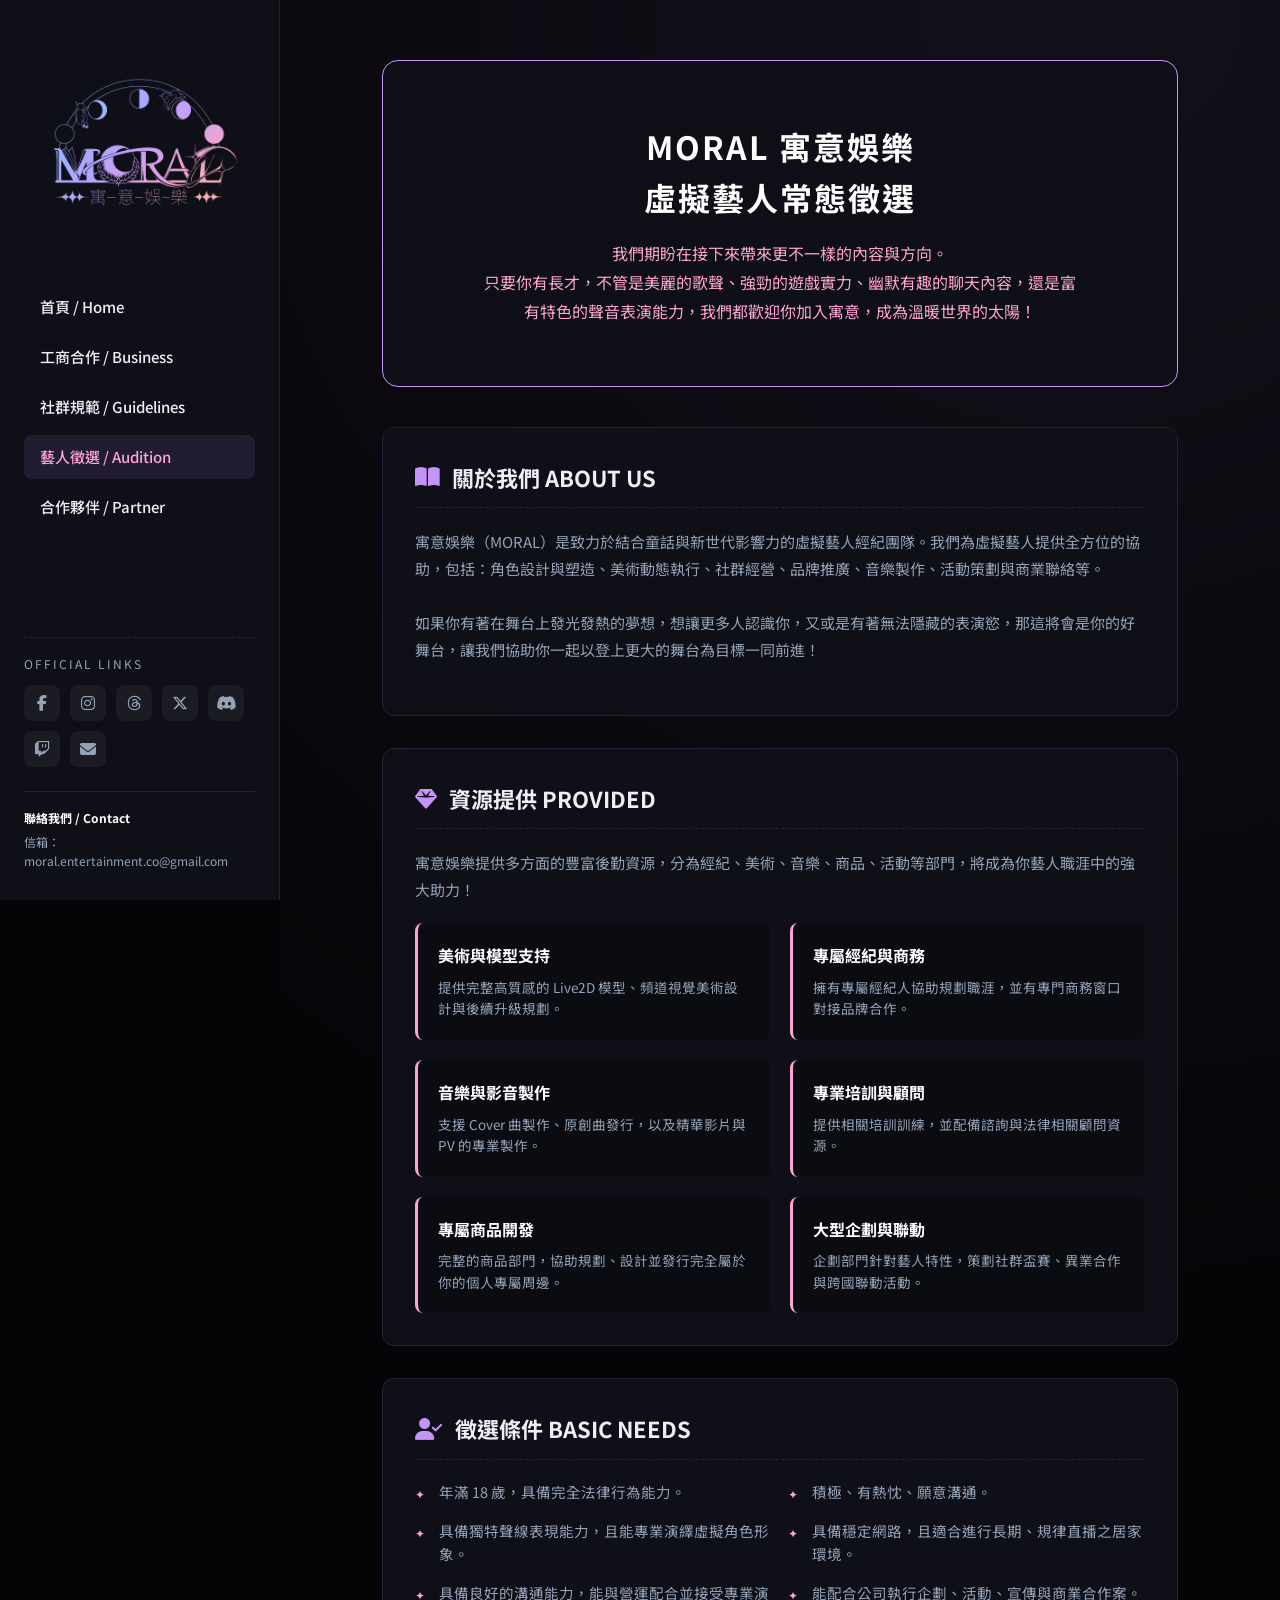
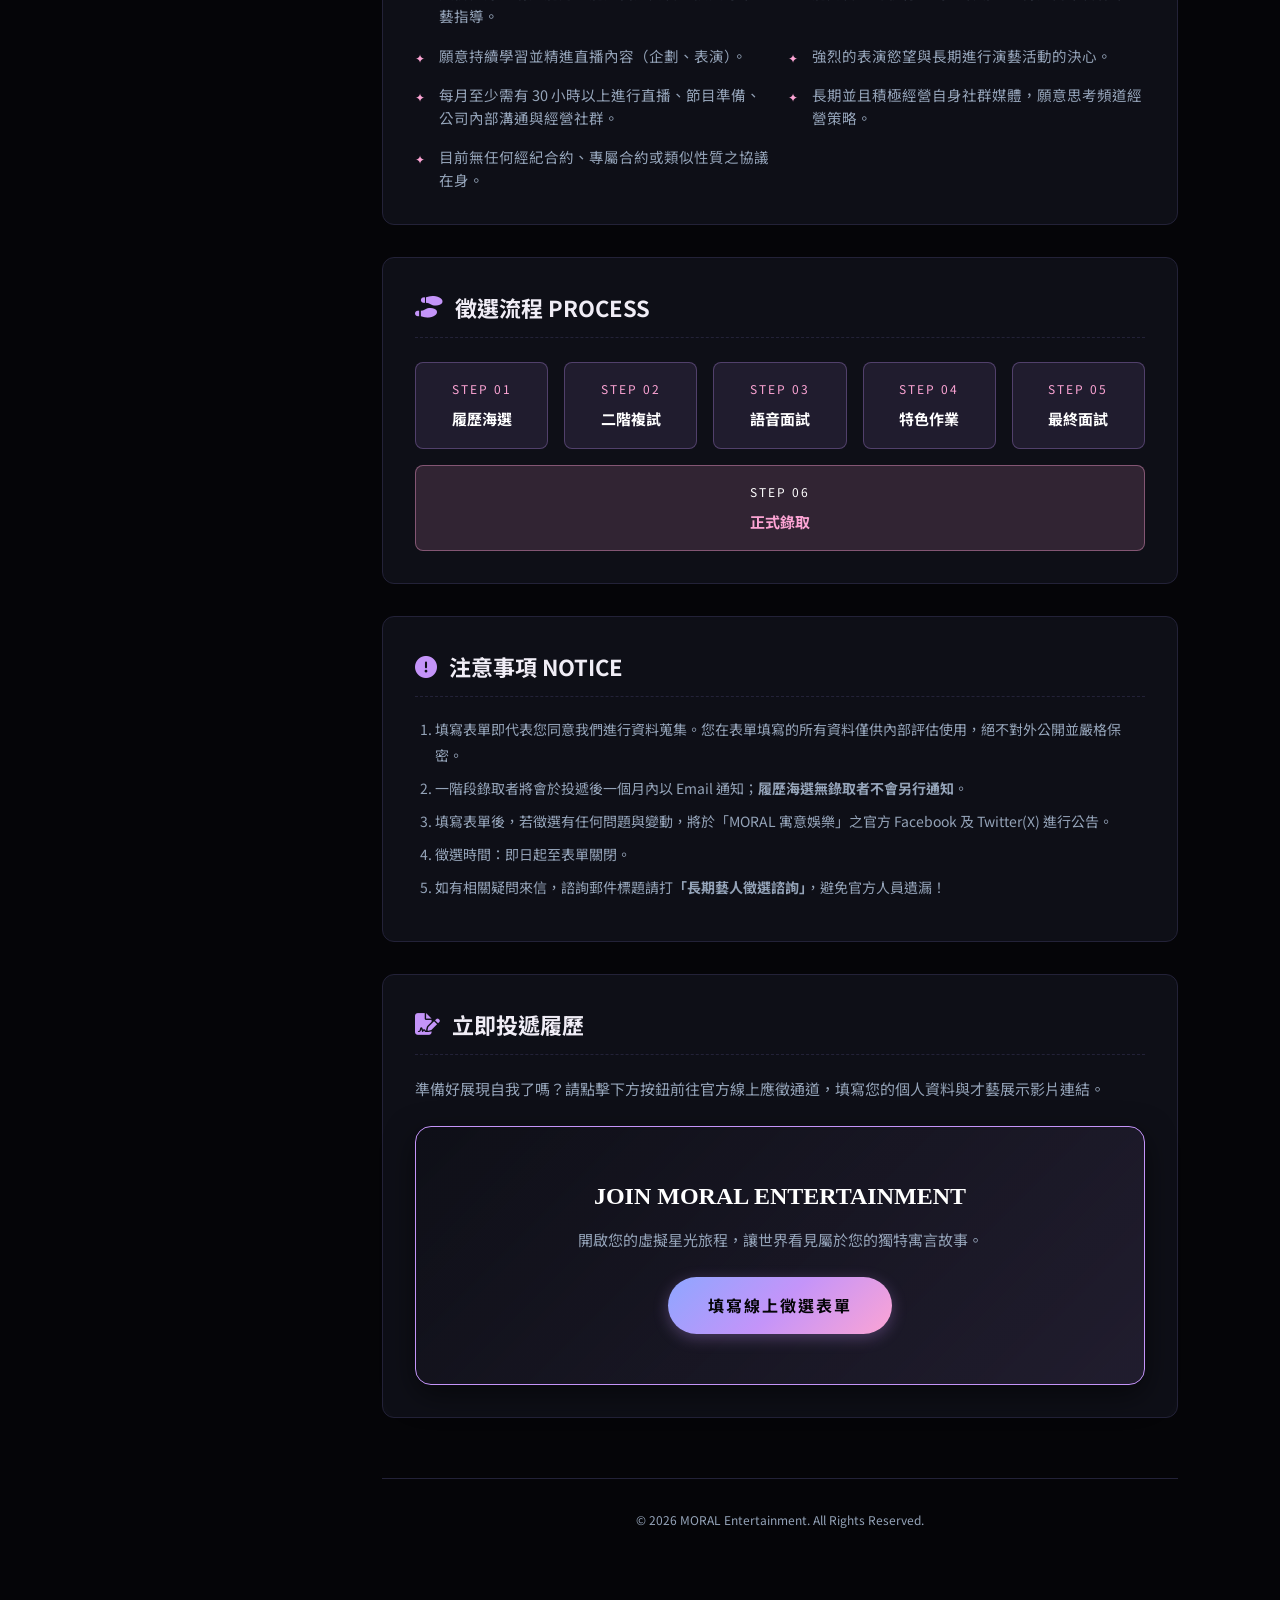
<file: audition.html>
<!DOCTYPE html>
<html lang="zh-Hant">
<head>
    <meta charset="UTF-8">
    <meta name="viewport" content="width=device-width, initial-scale=1.0">
    <title>藝人徵選 | MORAL 寓意娛樂</title>
    <link rel="stylesheet" href="style.css">
    <link rel="stylesheet" href="https://cdnjs.cloudflare.com/ajax/libs/font-awesome/6.5.1/css/all.min.css">
    <style>
        .audition-hero {
            background: linear-gradient(rgba(14, 15, 23, 0.8), rgba(14, 15, 23, 0.9)), url('https://images.unsplash.com/photo-1598387993441-a364f854c3e1?q=80&w=1000&auto=format&fit=crop') center/cover;
            padding: 60px 40px;
            border-radius: 16px;
            text-align: center;
            border: 1px solid var(--moral-purple);
            margin-bottom: 40px;
        }
        .audition-hero h1 { color: #fff; font-size: 32px; margin-bottom: 16px; letter-spacing: 2px; }
        .audition-hero p { color: var(--moral-pink); font-size: 16px; max-width: 600px; margin: 0 auto; line-height: 1.8; }
        
        .section-block { background: var(--surface); padding: 32px; border-radius: 12px; border: 1px solid var(--border-color); margin-bottom: 32px; }
        .section-block h2 { color: var(--text-main); margin-bottom: 20px; font-size: 22px; display: flex; align-items: center; gap: 12px; border-bottom: 1px dashed var(--border-color); padding-bottom: 12px; }
        .section-block h2 i { color: var(--moral-purple); }
        .section-desc { color: var(--text-sub); line-height: 1.8; font-size: 15px; margin-bottom: 20px; }

        .feature-grid { display: grid; grid-template-columns: repeat(auto-fit, minmax(250px, 1fr)); gap: 20px; margin-top: 20px; }
        .feature-card { background: rgba(0,0,0,0.2); padding: 20px; border-radius: 8px; border-left: 3px solid var(--moral-pink); }
        .feature-card h4 { color: #fff; margin-bottom: 8px; font-size: 16px; }
        .feature-card p { color: var(--text-sub); font-size: 13.5px; line-height: 1.6; }

        .req-list { list-style-type: none; padding: 0; display: grid; grid-template-columns: repeat(auto-fit, minmax(300px, 1fr)); gap: 16px; }
        .req-list li { padding-left: 24px; position: relative; font-size: 14.5px; color: var(--text-sub); line-height: 1.6; }
        .req-list li::before { content: "✦"; position: absolute; left: 0; color: var(--moral-pink); font-size: 12px; top: 4px; }

        .process-steps { display: flex; justify-content: space-between; flex-wrap: wrap; gap: 16px; margin-top: 24px; }
        .step-box { flex: 1; min-width: 120px; text-align: center; background: rgba(196, 148, 249, 0.1); padding: 16px; border-radius: 8px; border: 1px solid rgba(196, 148, 249, 0.3); }
        .step-num { font-size: 12px; color: var(--moral-pink); letter-spacing: 2px; margin-bottom: 8px; display: block; }
        .step-name { font-size: 15px; color: #fff; font-weight: bold; }

        .notice-list { list-style-type: decimal; padding-left: 20px; color: var(--text-sub); font-size: 14px; line-height: 1.8; }
        .notice-list li { margin-bottom: 8px; }

        /* 精美引導卡片區塊 */
        .apply-cta-box {
            background: linear-gradient(135deg, rgba(14, 15, 23, 0.95), rgba(196, 148, 249, 0.1));
            padding: 50px 30px;
            border-radius: 16px;
            border: 1px solid var(--moral-purple);
            text-align: center;
            margin-top: 24px;
            box-shadow: 0 10px 30px rgba(0,0,0,0.5);
        }
        .apply-cta-box h3 { color: #fff; font-size: 24px; margin-bottom: 12px; font-family: 'Cinzel', serif; }
        .apply-cta-box p { color: var(--text-sub); font-size: 15px; max-width: 600px; margin: 0 auto 24px; line-height: 1.7; }
        
        .btn-apply-portal { 
            display: inline-block; 
            background: var(--moral-gradient); 
            color: #050508; 
            padding: 16px 40px; 
            border-radius: 30px; 
            font-weight: 700; 
            font-size: 16px; 
            text-decoration: none; 
            letter-spacing: 2px; 
            transition: transform 0.2s ease, box-shadow 0.2s ease;
            box-shadow: 0 4px 15px rgba(196, 148, 249, 0.3);
        }
        .btn-apply-portal:hover { 
            transform: translateY(-2px);
            box-shadow: 0 6px 20px rgba(196, 148, 249, 0.5);
        }

        /* 綠界審核必備：側邊欄常駐客服與底部頁尾樣式 */
        .sidebar-contact-info {
            margin-top: 24px;
            padding-top: 16px;
            border-top: 1px solid var(--border-color);
            font-size: 12px;
            color: var(--text-sub);
            line-height: 1.6;
        }
        .sidebar-contact-info strong {
            color: #fff;
            display: block;
            margin-bottom: 4px;
        }
        .site-footer {
            margin-top: 60px;
            padding: 30px 0;
            border-top: 1px solid var(--border-color);
            text-align: center;
            font-size: 12px;
            color: var(--text-sub);
            line-height: 1.8;
        }
    </style>
</head>
<body>
    <div class="layout">
        <aside class="sidebar">
            <a href="index.html"><img src="images/IMG_7225.png" alt="MORAL" class="sidebar-logo"></a>
            <ul class="nav-menu">
                <li><a href="index.html">首頁 / Home</a></li>
                <li><a href="business.html">工商合作 / Business</a></li>
                <li><a href="guidelines.html">社群規範 / Guidelines</a></li>
                <li><a href="audition.html" class="active">藝人徵選 / Audition</a></li>
                <li><a href="partner.html">合作夥伴 / Partner</a></li>
            </ul>
            <div class="official-socials">
                <div class="social-title">OFFICIAL LINKS</div>
                <div class="social-grid">
                    <a href="https://www.facebook.com/profile.php?id=61594036010677" class="social-icon" target="_blank"><i class="fa-brands fa-facebook-f"></i></a>
                    <a href="https://www.instagram.com/moral.entertainment.co/" class="social-icon" target="_blank"><i class="fa-brands fa-instagram"></i></a>
                    <a href="https://www.threads.com/@moral.entertainment.co" class="social-icon" target="_blank"><i class="fa-brands fa-threads"></i></a>
                    <a href="https://x.com/moralentertain" class="social-icon" target="_blank"><i class="fa-brands fa-x-twitter"></i></a>
                    <a href="https://discord.gg/QrUsnqxXQa" class="social-icon" target="_blank"><i class="fa-brands fa-discord"></i></a>
                    <a href="https://www.twitch.tv/moralentertainment" class="social-icon" target="_blank"><i class="fa-brands fa-twitch"></i></a>
                    <a href="mailto:moral.entertainment.co@gmail.com" class="social-icon"><i class="fa-solid fa-envelope"></i></a>
                </div>
            </div>

            <!-- 綠界必備：左側邊欄清楚文字聯絡方式 -->
            <div class="sidebar-contact-info">
                <strong>聯絡我們 / Contact</strong>
                信箱：moral.entertainment.co@gmail.com<br>
            </div>
        </aside>

        <main class="main-content">
            <div class="audition-hero">
                <h1>MORAL 寓意娛樂<br>虛擬藝人常態徵選</h1>
                <p>我們期盼在接下來帶來更不一樣的內容與方向。<br>只要你有長才，不管是美麗的歌聲、強勁的遊戲實力、幽默有趣的聊天內容，還是富有特色的聲音表演能力，我們都歡迎你加入寓意，成為溫暖世界的太陽！</p>
            </div>

            <div class="section-block">
                <h2><i class="fa-solid fa-book-open"></i> 關於我們 ABOUT US</h2>
                <div class="section-desc">
                    寓意娛樂（MORAL）是致力於結合童話與新世代影響力的虛擬藝人經紀團隊。我們為虛擬藝人提供全方位的協助，包括：角色設計與塑造、美術動態執行、社群經營、品牌推廣、音樂製作、活動策劃與商業聯絡等。
                    <br><br>
                    如果你有著在舞台上發光發熱的夢想，想讓更多人認識你，又或是有著無法隱藏的表演慾，那這將會是你的好舞台，讓我們協助你一起以登上更大的舞台為目標一同前進！
                </div>
            </div>

            <div class="section-block">
                <h2><i class="fa-solid fa-gem"></i> 資源提供 PROVIDED</h2>
                <div class="section-desc">寓意娛樂提供多方面的豐富後勤資源，分為經紀、美術、音樂、商品、活動等部門，將成為你藝人職涯中的強大助力！</div>
                <div class="feature-grid">
                    <div class="feature-card">
                        <h4>美術與模型支持</h4>
                        <p>提供完整高質感的 Live2D 模型、頻道視覺美術設計與後續升級規劃。</p>
                    </div>
                    <div class="feature-card">
                        <h4>專屬經紀與商務</h4>
                        <p>擁有專屬經紀人協助規劃職涯，並有專門商務窗口對接品牌合作。</p>
                    </div>
                    <div class="feature-card">
                        <h4>音樂與影音製作</h4>
                        <p>支援 Cover 曲製作、原創曲發行，以及精華影片與 PV 的專業製作。</p>
                    </div>
                    <div class="feature-card">
                        <h4>專業培訓與顧問</h4>
                        <p>提供相關培訓訓練，並配備諮詢與法律相關顧問資源。</p>
                    </div>
                    <div class="feature-card">
                        <h4>專屬商品開發</h4>
                        <p>完整的商品部門，協助規劃、設計並發行完全屬於你的個人專屬周邊。</p>
                    </div>
                    <div class="feature-card">
                        <h4>大型企劃與聯動</h4>
                        <p>企劃部門針對藝人特性，策劃社群盃賽、異業合作與跨國聯動活動。</p>
                    </div>
                </div>
            </div>

            <div class="section-block">
                <h2><i class="fa-solid fa-user-check"></i> 徵選條件 BASIC NEEDS</h2>
                <ul class="req-list">
                    <li>年滿 18 歲，具備完全法律行為能力。</li>
                    <li>積極、有熱忱、願意溝通。</li>
                    <li>具備獨特聲線表現能力，且能專業演繹虛擬角色形象。</li>
                    <li>具備穩定網路，且適合進行長期、規律直播之居家環境。</li>
                    <li>具備良好的溝通能力，能與營運配合並接受專業演藝指導。</li>
                    <li>能配合公司執行企劃、活動、宣傳與商業合作案。</li>
                    <li>願意持續學習並精進直播內容（企劃、表演）。</li>
                    <li>強烈的表演慾望與長期進行演藝活動的決心。</li>
                    <li>每月至少需有 30 小時以上進行直播、節目準備、公司內部溝通與經營社群。</li>
                    <li>長期並且積極經營自身社群媒體，願意思考頻道經營策略。</li>
                    <li>目前無任何經紀合約、專屬合約或類似性質之協議在身。</li>
                </ul>
            </div>

            <div class="section-block">
                <h2><i class="fa-solid fa-shoe-prints"></i> 徵選流程 PROCESS</h2>
                <div class="process-steps">
                    <div class="step-box">
                        <span class="step-num">STEP 01</span>
                        <span class="step-name">履歷海選</span>
                    </div>
                    <div class="step-box">
                        <span class="step-num">STEP 02</span>
                        <span class="step-name">二階複試</span>
                    </div>
                    <div class="step-box">
                        <span class="step-num">STEP 03</span>
                        <span class="step-name">語音面試</span>
                    </div>
                    <div class="step-box">
                        <span class="step-num">STEP 04</span>
                        <span class="step-name">特色作業</span>
                    </div>
                    <div class="step-box">
                        <span class="step-num">STEP 05</span>
                        <span class="step-name">最終面試</span>
                    </div>
                    <div class="step-box" style="background: rgba(252, 164, 212, 0.15); border-color: rgba(252, 164, 212, 0.4);">
                        <span class="step-num" style="color: #fff;">STEP 06</span>
                        <span class="step-name" style="color: var(--moral-pink);">正式錄取</span>
                    </div>
                </div>
            </div>

            <div class="section-block">
                <h2><i class="fa-solid fa-circle-exclamation"></i> 注意事項 NOTICE</h2>
                <ul class="notice-list">
                    <li>填寫表單即代表您同意我們進行資料蒐集。您在表單填寫的所有資料僅供內部評估使用，絕不對外公開並嚴格保密。</li>
                    <li>一階段錄取者將會於投遞後一個月內以 Email 通知；<b>履歷海選無錄取者不會另行通知</b>。</li>
                    <li>填寫表單後，若徵選有任何問題與變動，將於「MORAL 寓意娛樂」之官方 Facebook 及 Twitter(X) 進行公告。</li>
                    <li>徵選時間：即日起至表單關閉。</li>
                    <li>如有相關疑問來信，諮詢郵件標題請打<b>「長期藝人徵選諮詢」</b>，避免官方人員遺漏！</li>
                </ul>
            </div>

            <!-- 精美報名按鈕區塊 -->
            <div class="section-block" id="apply-form">
                <h2><i class="fa-solid fa-file-signature"></i> 立即投遞履歷</h2>
                <div class="section-desc">準備好展現自我了嗎？請點擊下方按鈕前往官方線上應徵通道，填寫您的個人資料與才藝展示影片連結。</div>
                
                <div class="apply-cta-box">
                    <h3>JOIN MORAL ENTERTAINMENT</h3>
                    <p>開啟您的虛擬星光旅程，讓世界看見屬於您的獨特寓言故事。</p>
                    <a href="https://forms.gle/ZW4fAMthA8jxeA487" target="_blank" class="btn-apply-portal">填寫線上徵選表單</a>
                </div>
            </div>

            <!-- 綠界必備：底端頁尾聯絡資訊 -->
            <footer class="site-footer">
                 <p>© 2026 MORAL Entertainment. All Rights Reserved.</p>
            </footer>
        </main>
    </div>
</body>
</html>
</file>
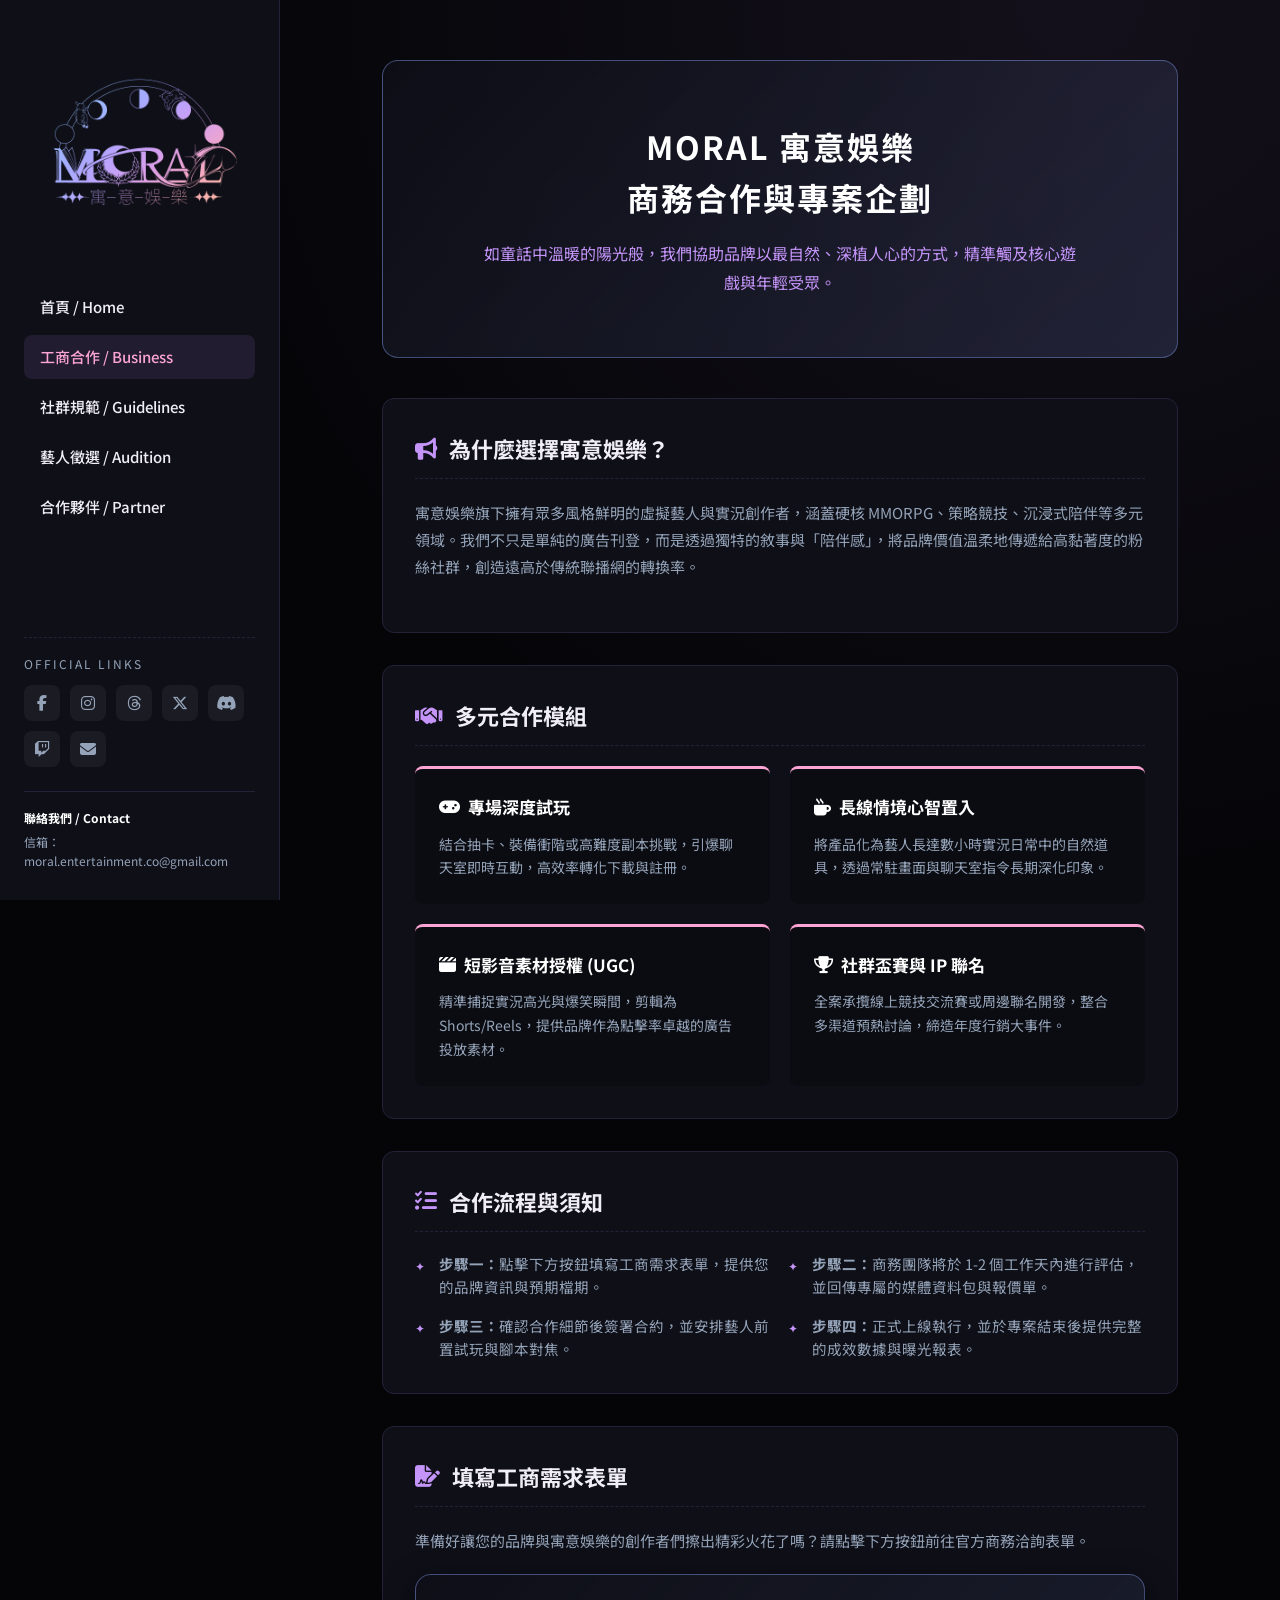
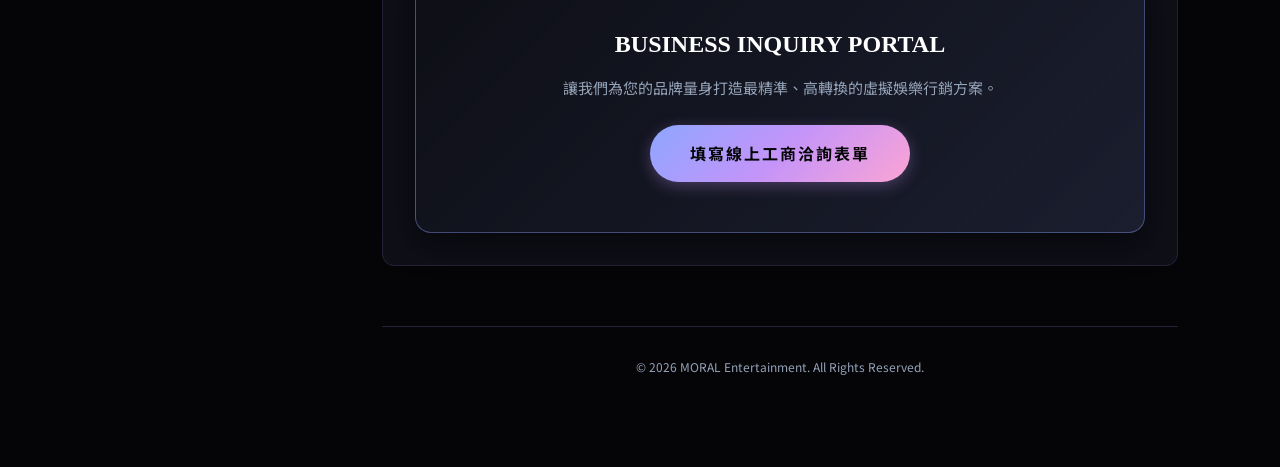
<file: business.html>
<!DOCTYPE html>
<html lang="zh-Hant">
<head>
    <meta charset="UTF-8">
    <meta name="viewport" content="width=device-width, initial-scale=1.0">
    <title>工商合作 | MORAL 寓意娛樂</title>
    <link rel="stylesheet" href="style.css">
    <link rel="stylesheet" href="https://cdnjs.cloudflare.com/ajax/libs/font-awesome/6.5.1/css/all.min.css">
    <style>
        .business-hero {
            background: linear-gradient(135deg, rgba(14, 15, 23, 0.85), rgba(142, 166, 255, 0.15)), url('https://images.unsplash.com/photo-1550745165-9bc0b252726f?q=80&w=1000&auto=format&fit=crop') center/cover;
            padding: 60px 40px;
            border-radius: 16px;
            text-align: center;
            border: 1px solid rgba(142, 166, 255, 0.4);
            margin-bottom: 40px;
        }
        .business-hero h1 { color: #fff; font-size: 32px; margin-bottom: 16px; letter-spacing: 2px; }
        .business-hero p { color: var(--moral-purple); font-size: 16px; max-width: 600px; margin: 0 auto; line-height: 1.8; }
        
        .section-block { background: var(--surface); padding: 32px; border-radius: 12px; border: 1px solid var(--border-color); margin-bottom: 32px; }
        .section-block h2 { color: var(--text-main); margin-bottom: 20px; font-size: 22px; display: flex; align-items: center; gap: 12px; border-bottom: 1px dashed var(--border-color); padding-bottom: 12px; }
        .section-block h2 i { color: var(--moral-purple); }
        .section-desc { color: var(--text-sub); line-height: 1.8; font-size: 15px; margin-bottom: 20px; }

        .feature-grid { display: grid; grid-template-columns: repeat(auto-fit, minmax(250px, 1fr)); gap: 20px; margin-top: 20px; }
        .feature-card { background: rgba(0,0,0,0.2); padding: 24px; border-radius: 8px; border-top: 3px solid var(--moral-pink); transition: transform 0.2s; }
        .feature-card:hover { transform: translateY(-3px); background: rgba(196, 148, 249, 0.05); }
        .feature-card h4 { color: #fff; margin-bottom: 12px; font-size: 17px; display: flex; align-items: center; gap: 8px; }
        .feature-card p { color: var(--text-sub); font-size: 14px; line-height: 1.7; }

        .req-list { list-style-type: none; padding: 0; display: grid; grid-template-columns: repeat(auto-fit, minmax(300px, 1fr)); gap: 16px; }
        .req-list li { padding-left: 24px; position: relative; font-size: 14.5px; color: var(--text-sub); line-height: 1.6; }
        .req-list li::before { content: "✦"; position: absolute; left: 0; color: var(--moral-purple); font-size: 12px; top: 4px; }

        /* 精美引導按鈕區塊 */
        .portal-box { 
            background: linear-gradient(135deg, rgba(14, 15, 23, 0.95), rgba(142, 166, 255, 0.1)); 
            padding: 50px 30px; 
            border-radius: 16px; 
            border: 1px solid rgba(142, 166, 255, 0.4); 
            text-align: center; 
            margin-top: 20px;
            box-shadow: 0 10px 30px rgba(0,0,0,0.5);
        }
        .portal-box h3 { color: #fff; font-size: 24px; margin-bottom: 12px; font-family: 'Cinzel', serif; }
        .portal-box p { color: var(--text-sub); font-size: 15px; max-width: 600px; margin: 0 auto 24px; line-height: 1.7; }
        
        .btn-portal { 
            display: inline-block; 
            background: var(--moral-gradient); 
            color: #050508; 
            padding: 16px 40px; 
            border-radius: 30px; 
            font-weight: 700; 
            font-size: 16px; 
            text-decoration: none; 
            letter-spacing: 2px; 
            transition: transform 0.2s ease, box-shadow 0.2s ease;
            box-shadow: 0 4px 15px rgba(196, 148, 249, 0.3);
        }
        .btn-portal:hover { 
            transform: translateY(-2px);
            box-shadow: 0 6px 20px rgba(196, 148, 249, 0.5);
        }

        /* 側邊欄聯絡資訊與簡約頁尾樣式 */
        .sidebar-contact-info {
            margin-top: 24px;
            padding-top: 16px;
            border-top: 1px solid var(--border-color);
            font-size: 12px;
            color: var(--text-sub);
            line-height: 1.6;
        }
        .sidebar-contact-info strong {
            color: #fff;
            display: block;
            margin-bottom: 4px;
        }
        .site-footer {
            margin-top: 60px;
            padding: 30px 0;
            border-top: 1px solid var(--border-color);
            text-align: center;
            font-size: 12px;
            color: var(--text-sub);
        }
    </style>
</head>
<body>
    <div class="layout">
        <aside class="sidebar">
            <a href="index.html"><img src="images/IMG_7225.png" alt="MORAL" class="sidebar-logo"></a>
            <ul class="nav-menu">
                <li><a href="index.html">首頁 / Home</a></li>
                <li><a href="business.html" class="active">工商合作 / Business</a></li>
                <li><a href="guidelines.html">社群規範 / Guidelines</a></li>
                <li><a href="audition.html">藝人徵選 / Audition</a></li>
                <li><a href="partner.html">合作夥伴 / Partner</a></li>
            </ul>
            <div class="official-socials">
                <div class="social-title">OFFICIAL LINKS</div>
                <div class="social-grid">
                    <a href="https://www.facebook.com/profile.php?id=61594036010677" class="social-icon" target="_blank"><i class="fa-brands fa-facebook-f"></i></a>
                    <a href="https://www.instagram.com/moral.entertainment.co/" class="social-icon" target="_blank"><i class="fa-brands fa-instagram"></i></a>
                    <a href="https://www.threads.com/@moral.entertainment.co" class="social-icon" target="_blank"><i class="fa-brands fa-threads"></i></a>
                    <a href="https://x.com/moralentertain" class="social-icon" target="_blank"><i class="fa-brands fa-x-twitter"></i></a>
                    <a href="https://discord.gg/QrUsnqxXQa" class="social-icon" target="_blank"><i class="fa-brands fa-discord"></i></a>
                    <a href="https://www.twitch.tv/moralentertainment" class="social-icon" target="_blank"><i class="fa-brands fa-twitch"></i></a>
                    <a href="mailto:moral.entertainment.co@gmail.com" class="social-icon"><i class="fa-solid fa-envelope"></i></a>
                </div>
            </div>

            <!-- 側邊欄清楚文字信箱 -->
            <div class="sidebar-contact-info">
                <strong>聯絡我們 / Contact</strong>
                信箱：moral.entertainment.co@gmail.com
            </div>
        </aside>

        <main class="main-content">
            <div class="business-hero">
                <h1>MORAL 寓意娛樂<br>商務合作與專案企劃</h1>
                <p>如童話中溫暖的陽光般，我們協助品牌以最自然、深植人心的方式，精準觸及核心遊戲與年輕受眾。</p>
            </div>

            <div class="section-block">
                <h2><i class="fa-solid fa-bullhorn"></i> 為什麼選擇寓意娛樂？</h2>
                <div class="section-desc">
                    寓意娛樂旗下擁有眾多風格鮮明的虛擬藝人與實況創作者，涵蓋硬核 MMORPG、策略競技、沉浸式陪伴等多元領域。我們不只是單純的廣告刊登，而是透過獨特的敘事與「陪伴感」，將品牌價值溫柔地傳遞給高黏著度的粉絲社群，創造遠高於傳統聯播網的轉換率。
                </div>
            </div>

            <div class="section-block">
                <h2><i class="fa-solid fa-handshake"></i> 多元合作模組</h2>
                <div class="feature-grid">
                    <div class="feature-card">
                        <h4><i class="fa-solid fa-gamepad"></i> 專場深度試玩</h4>
                        <p>結合抽卡、裝備衝階或高難度副本挑戰，引爆聊天室即時互動，高效率轉化下載與註冊。</p>
                    </div>
                    <div class="feature-card">
                        <h4><i class="fa-solid fa-mug-hot"></i> 長線情境心智置入</h4>
                        <p>將產品化為藝人長達數小時實況日常中的自然道具，透過常駐畫面與聊天室指令長期深化印象。</p>
                    </div>
                    <div class="feature-card">
                        <h4><i class="fa-solid fa-clapperboard"></i> 短影音素材授權 (UGC)</h4>
                        <p>精準捕捉實況高光與爆笑瞬間，剪輯為 Shorts/Reels，提供品牌作為點擊率卓越的廣告投放素材。</p>
                    </div>
                    <div class="feature-card">
                        <h4><i class="fa-solid fa-trophy"></i> 社群盃賽與 IP 聯名</h4>
                        <p>全案承攬線上競技交流賽或周邊聯名開發，整合多渠道預熱討論，締造年度行銷大事件。</p>
                    </div>
                </div>
            </div>

            <div class="section-block">
                <h2><i class="fa-solid fa-list-check"></i> 合作流程與須知</h2>
                <ul class="req-list">
                    <li><b>步驟一：</b>點擊下方按鈕填寫工商需求表單，提供您的品牌資訊與預期檔期。</li>
                    <li><b>步驟二：</b>商務團隊將於 1-2 個工作天內進行評估，並回傳專屬的媒體資料包與報價單。</li>
                    <li><b>步驟三：</b>確認合作細節後簽署合約，並安排藝人前置試玩與腳本對焦。</li>
                    <li><b>步驟四：</b>正式上線執行，並於專案結束後提供完整的成效數據與曝光報表。</li>
                </ul>
            </div>

            <!-- 外部引導區塊 -->
            <div class="section-block" style="margin-bottom: 20px;">
                <h2><i class="fa-solid fa-file-signature"></i> 填寫工商需求表單</h2>
                <div class="section-desc">準備好讓您的品牌與寓意娛樂的創作者們擦出精彩火花了嗎？請點擊下方按鈕前往官方商務洽詢表單。</div>
                
                <div class="portal-box">
                    <h3>BUSINESS INQUIRY PORTAL</h3>
                    <p>讓我們為您的品牌量身打造最精準、高轉換的虛擬娛樂行銷方案。</p>
                    <a href="https://forms.gle/Nfq77Vc8n7cfUxFq8" target="_blank" class="btn-portal">填寫線上工商洽詢表單</a>
                </div>
            </div>

            <!-- 簡約版頁尾 -->
            <footer class="site-footer">
                <p>© 2026 MORAL Entertainment. All Rights Reserved.</p>
            </footer>
        </main>
    </div>
</body>
</html>
</file>
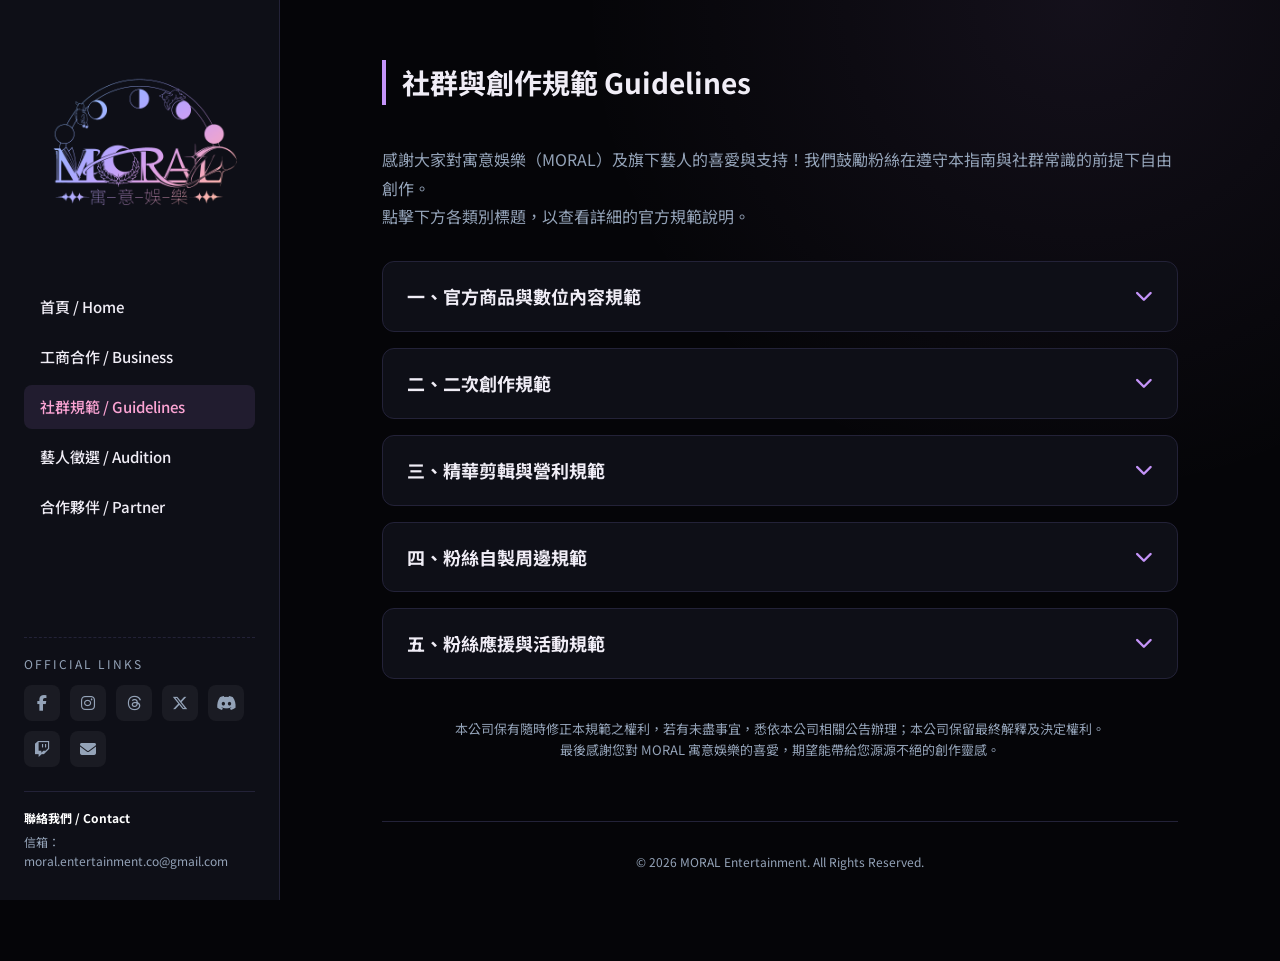
<file: guidelines.html>
<!DOCTYPE html>
<html lang="zh-Hant">
<head>
    <meta charset="UTF-8">
    <meta name="viewport" content="width=device-width, initial-scale=1.0">
    <title>社群規範 | MORAL 寓意娛樂</title>
    <link rel="stylesheet" href="style.css">
    <link rel="stylesheet" href="https://cdnjs.cloudflare.com/ajax/libs/font-awesome/6.5.1/css/all.min.css">
    <style>
        /* 規範頁面專屬的折疊面板樣式 */
        details {
            background: var(--surface);
            border: 1px solid var(--border-color);
            border-radius: 12px;
            margin-bottom: 16px;
            transition: all 0.3s ease;
        }
        details[open] {
            border-color: var(--moral-purple);
            box-shadow: 0 4px 20px rgba(196, 148, 249, 0.1);
        }
        summary {
            padding: 20px 24px;
            font-size: 18px;
            font-weight: 700;
            color: var(--text-main);
            cursor: pointer;
            display: flex;
            justify-content: space-between;
            align-items: center;
            list-style: none;
        }
        summary:hover {
            color: var(--moral-pink);
        }
        summary::-webkit-details-marker { display: none; }
        summary::after {
            content: '\f078'; /* FontAwesome 的向下箭頭 */
            font-family: 'Font Awesome 6 Free';
            font-weight: 900;
            color: var(--moral-purple);
            transition: transform 0.3s ease;
        }
        details[open] summary::after {
            transform: rotate(180deg);
        }
        .details-content {
            padding: 0 24px 24px;
            color: var(--text-sub);
            font-size: 14.5px;
            line-height: 1.8;
        }
        .details-content h3 {
            color: var(--moral-pink);
            font-size: 16px;
            margin: 20px 0 10px;
            border-left: 3px solid var(--moral-purple);
            padding-left: 10px;
        }
        .details-content ul {
            padding-left: 20px;
            margin-bottom: 16px;
        }
        .details-content li {
            margin-bottom: 8px;
        }
        .highlight-text {
            color: #fff;
            font-weight: 500;
        }
        .faq-box {
            background: rgba(0,0,0,0.3);
            padding: 16px;
            border-radius: 8px;
            margin-top: 16px;
            border-left: 2px solid var(--moral-pink);
        }

        /* 側邊欄聯絡資訊與頁尾樣式 */
        .sidebar-contact-info {
            margin-top: 24px;
            padding-top: 16px;
            border-top: 1px solid var(--border-color);
            font-size: 12px;
            color: var(--text-sub);
            line-height: 1.6;
        }
        .sidebar-contact-info strong {
            color: #fff;
            display: block;
            margin-bottom: 4px;
        }
        .site-footer {
            margin-top: 60px;
            padding: 30px 0;
            border-top: 1px solid var(--border-color);
            text-align: center;
            font-size: 12px;
            color: var(--text-sub);
        }
    </style>
</head>
<body>
    <div class="layout">
        <!-- 側邊欄 -->
        <aside class="sidebar">
            <a href="index.html"><img src="images/IMG_7225.png" alt="MORAL" class="sidebar-logo"></a>
            <ul class="nav-menu">
                <li><a href="index.html">首頁 / Home</a></li>
                <li><a href="business.html">工商合作 / Business</a></li>
                <li><a href="guidelines.html" class="active">社群規範 / Guidelines</a></li>
                <li><a href="audition.html">藝人徵選 / Audition</a></li>
                <li><a href="partner.html">合作夥伴 / Partner</a></li>
            </ul>
            
            <div class="official-socials">
                <div class="social-title">OFFICIAL LINKS</div>
                <div class="social-grid">
                    <a href="https://www.facebook.com/profile.php?id=61594036010677" class="social-icon" target="_blank"><i class="fa-brands fa-facebook-f"></i></a>
                    <a href="https://www.instagram.com/moral.entertainment.co/" class="social-icon" target="_blank"><i class="fa-brands fa-instagram"></i></a>
                    <a href="https://www.threads.com/@moral.entertainment.co" class="social-icon" target="_blank"><i class="fa-brands fa-threads"></i></a>
                    <a href="https://x.com/moralentertain" class="social-icon" target="_blank"><i class="fa-brands fa-x-twitter"></i></a>
                    <a href="https://discord.gg/QrUsnqxXQa" class="social-icon" target="_blank"><i class="fa-brands fa-discord"></i></a>
                    <a href="https://www.twitch.tv/moralentertainment" class="social-icon" target="_blank"><i class="fa-brands fa-twitch"></i></a>
                    <a href="mailto:moral.entertainment.co@gmail.com" class="social-icon"><i class="fa-solid fa-envelope"></i></a>
                </div>
            </div>

            <!-- 側邊欄清楚文字信箱 -->
            <div class="sidebar-contact-info">
                <strong>聯絡我們 / Contact</strong>
                信箱：moral.entertainment.co@gmail.com
            </div>
        </aside>

        <main class="main-content">
            <h1 class="page-title">社群與創作規範 Guidelines</h1>
            <p style="margin-bottom: 30px; color: var(--text-sub); line-height: 1.8;">
                感謝大家對寓意娛樂（MORAL）及旗下藝人的喜愛與支持！我們鼓勵粉絲在遵守本指南與社群常識的前提下自由創作。<br>
                點擊下方各類別標題，以查看詳細的官方規範說明。
            </p>

            <!-- 1. 官方商品與數位內容規範 -->
            <details>
                <summary>一、官方商品與數位內容規範</summary>
                <div class="details-content">
                    <p>本公司所發行之全部官方商品（包含但不限於實體周邊、數位語音、影音內容、限量商品、簽名商品等），均適用以下規範，以維護公平交易秩序、保障創作者著作權益及消費者合法權益。</p>
                    
                    <h3>實體商品轉售與交易規範</h3>
                    <ul>
                        <li><span class="highlight-text">禁止競標哄抬：</span>嚴禁於任何網路拍賣平台、二手交易社群或公開論壇以競標（拍賣）方式轉售本公司商品，以避免不合理之價格炒作與市場投機行為。</li>
                        <li><span class="highlight-text">一般商品轉售：</span>除特別標註禁止轉售之物品外，一般商品之轉售行為與轉售定價，官方原則上不主動干涉。</li>
                        <li><span class="highlight-text">非賣品限制：</span>標註 NOT FOR SALE 或 NOT FOR RESALE 之物品（如活動贈品、購買特典、公關品等），嚴禁以任何形式進行有償轉售。</li>
                        <li><span class="highlight-text">交易免責聲明：</span>因買賣雙方私下轉售、代購等衍生之交易糾紛、詐騙、商品毀損或財產損失，本公司概不負任何法律與賠償責任。</li>
                        <li><span class="highlight-text">錄影存證：</span>收貨開箱請務必全程錄影。若未提供完整開箱影片，恕無法受理任何缺損補發或換貨申請。</li>
                        <li><span class="highlight-text">瑕疵標準：</span>大量工業製品之輕微劃痕、微小氣泡、製程痕跡、極小色點等不影響主體美觀之狀況，非屬瑕疵。僅接受「大型劃痕、斷裂、缺件、嚴重印刷錯誤等嚴重瑕疵」。請於收貨 7 日內檢附影像證明聯繫客服，逾期視同驗收完成。</li>
                        <li><span class="highlight-text">隨機性聲明：</span>隨機特典（如親簽）之中獎機率係依活動設定而定，購買多組並不保證必然獲得，不得以未中獎為理由要求退貨、換貨或補償。</li>
                    </ul>

                    <h3>數位內容著作權使用規範</h3>
                    <p>未經本公司事前正式書面授權，嚴禁下列行為：</p>
                    <ul>
                        <li><span class="highlight-text">轉載與重製：</span>以任何形式轉載、重製、截取、側錄、轉檔或公開發布數位內容。</li>
                        <li><span class="highlight-text">公開傳輸與播放：</span>於公開平台公開播送、播放或作為背景素材。</li>
                        <li><span class="highlight-text">分發與轉讓：</span>將數位內容進行轉售、合購分攤、出租、贈與或以任何雲端連結分享。</li>
                        <li><span class="highlight-text">衍生與商用：</span>將內容用於二次創作、商業宣傳、AI 模型訓練/生成或其他商業用途。</li>
                    </ul>
                </div>
            </details>

            <!-- 2. 二次創作規範 -->
            <details>
                <summary>二、二次創作規範</summary>
                <div class="details-content">
                    <h3>基本創作規則</h3>
                    <ul>
                        <li><span class="highlight-text">尊重藝人與形象：</span>創作時請尊重本公司所屬藝人、其他創作者及全體粉絲。切勿製作會引起本公司所屬藝人反感、明顯有損及本公司所屬藝人形象之創作物。</li>
                        <li><span class="highlight-text">嚴禁仿冒與重印：</span>請勿直接利用官方素材進行二次發布、重印行為；同時，請避免模仿、假冒官方名義（包括角色 RP 帳號）。</li>
                        <li><span class="highlight-text">AI 相關限制：</span>嚴禁使用生成式 AI 創作，亦禁止擷取本公司藝人之聲音、影像素材用於 AI 模型訓練。</li>
                        <li><span class="highlight-text">原創曲翻唱與二次創作：</span>歡迎進行翻唱、演奏或重新編曲，並公開發表於影音平台。惟嚴禁進行未授權之數位串流發行或實體商品化販售；發布時請於影片說明欄標註原曲資訊與官方原曲連結。</li>
                        <li><span class="highlight-text">禁止表現之內容：</span>特定政治立場、宗教內容、R18G 表現（血腥獵奇）、中傷他人等經本公司判斷不適合之表現。</li>
                    </ul>

                    <h3>Art Tags 使用規則</h3>
                    <ul>
                        <li><span class="highlight-text">專標專用：</span>發表內容若非為「創作相關」類型時，請避免使用官方 Art Tag。</li>
                        <li><span class="highlight-text">敏感內容隔離：</span>R-18 相關內容，嚴禁使用官方 Art Tag，並請創作者務必自行開啟各社群平台之年齡敏感內容防護措施。</li>
                    </ul>
                    <p>若有任何疑問，歡迎使用『二次創作規則詢問』作為信件標題來信官方信箱（moral.entertainment.co@gmail.com）詢問。</p>
                </div>
            </details>

            <!-- 3. 精華剪輯規範 -->
            <details>
                <summary>三、精華剪輯與營利規範</summary>
                <div class="details-content">
                    <h3>基本剪輯規範</h3>
                    <ul>
                        <li><span class="highlight-text">公開內容範圍：</span>您可以對本公司所屬藝人公開發布之一般直播內容進行剪輯。會員限定或是藝人指定不可剪輯內容請勿剪輯。</li>
                        <li><span class="highlight-text">發布時間限制：</span>直播未結束請勿發表該場次之精華片段，請於直播結束轉檔完成後再進行發表。</li>
                        <li><span class="highlight-text">標題與封面縮圖守則：</span>請務必維持事實與適當分寸，嚴禁使用斷章取義、聳動造謠、或具有侮辱性質之文字與圖像。</li>
                        <li><span class="highlight-text">剪輯誠信原則：</span>嚴禁透過惡意剪接、拼接音訊等方式扭曲原意。</li>
                    </ul>

                    <h3>營利資格申請與管理規範</h3>
                    <p>若欲將含有寓意娛樂藝人內容之剪輯頻道開啟 YouTube 營利功能，申請者須符合以下條件，並以信件標題『精華營利申請』寄信至官方信箱提出申請：</p>
                    <ul>
                        <li>頻道已符合 YouTube 合作夥伴計畫（YPP）營利資格。</li>
                        <li>近 30 天內發佈至少 3 部與寓意娛樂所屬藝人相關之原創剪輯作品。</li>
                        <li>頻道過往無惡意剪輯、造謠、煽動對立或違規紀錄。</li>
                    </ul>
                    <p>取得營利授權後，若頻道連續 3 個月以上未發布本公司相關之剪輯作品，或出現嚴重違反規範之行為，本公司有權收回營利授權。</p>
                </div>
            </details>

            <!-- 4. 粉絲自製周邊規範 -->
            <details>
                <summary>四、粉絲自製周邊規範</summary>
                <div class="details-content">
                    <p>本公司鼓勵粉絲基於同好交流與個人興趣進行創作，並適用以下實體商品販售規範：</p>
                    <ul>
                        <li><span class="highlight-text">商業販售定義：</span>公司行號、營利性法人、大規模商業販售者，若有意將二創作品製成商品公開販售，必須事前徵得本公司許可。個人及同人社團基於同好交流、個人興趣所製作之限量同人創作物則不在此限。</li>
                        <li><span class="highlight-text">嚴禁競標：</span>公開販售之二創商品，嚴禁於任何二手交易或拍賣平台以競標方式哄抬價格。</li>
                        <li><span class="highlight-text">立體物限制：</span>實體開模、縫製與 3D 製作物（如等身抱枕套、棉花娃、模型手辦等）不得公開販售。個人自製收藏無需詢問，但不得涉及任何營利或變相販售行為。</li>
                        <li><span class="highlight-text">素材原創性：</span>商品之圖面素材請遵照二創規範創作，嚴禁直接截取、盜用或重印官方素材（包含官方立繪、Logo 等）進行商品化。</li>
                        <li><span class="highlight-text">禁止純商業轉包：</span>嚴禁非創作者以純商業營利為目的，委託第三方繪製素材後進行商品化販售之行為。</li>
                    </ul>
                </div>
            </details>

            <!-- 5. 粉絲應援與活動規範 -->
            <details>
                <summary>五、粉絲應援與活動規範</summary>
                <div class="details-content">
                    <h3>素材使用與金流限制</h3>
                    <ul>
                        <li><span class="highlight-text">官方素材：</span>除了直播檔案外，禁止使用官方提供之任何素材（包含立繪、會限圖等）作為應援物發放。限定素材（如拍立得）僅限個人實體展示，不得掃描印製。</li>
                        <li><span class="highlight-text">直播檔案：</span>允許於應援活動現場展示播放，但禁止用於商品製作、商業宣傳、販售或印製成二次配布品發放。</li>
                        <li><span class="highlight-text">金流與募資限制：</span>禁止任何涉及商品販售等營利項目。募資僅能用於應援實際支出，不得設計任何形式之回饋品或對價交換（例：募資送小卡）。</li>
                        <li><span class="highlight-text">公開金流計畫：</span>凡涉及金流（如公車廣告募資），須將完整資金運用計畫書公開於社群。</li>
                    </ul>

                    <h3>店家合作與分送限制</h3>
                    <ul>
                        <li><span class="highlight-text">店家合作：</span>屬粉絲自費預付並分送應援物（如預付飲料），數量需 ≤200 份。不得與消費綁定（例：買餐點送應援物）。</li>
                        <li><span class="highlight-text">數量上限：</span>一切應援物數量上限皆為 200 份。超過上限者一律視為營利性質，禁止舉辦。</li>
                    </ul>

                    <div class="faq-box">
                        <h4 style="color: #fff; margin-bottom: 8px;">💡 簡易判斷公式</h4>
                        <p>「非營利/透明金流」＋「無回饋品」＋「非店家商業綁定」＋「應援物 ≤200」＋「無限定素材再利用」＝ 合規同好性質活動。</p>
                        <ul style="margin-top: 12px; margin-bottom: 0;">
                            <li>✅ 私下分攤（蛋糕、場租） → 合規</li>
                            <li>❌ 公開募資＋募資限定回饋品 → 禁止</li>
                            <li>✅ 預付 200 杯內飲料免費領取 → 合規</li>
                            <li>❌ 購買咖啡廳餐點才送應援物 → 禁止</li>
                        </ul>
                    </div>
                </div>
            </details>

            <p style="text-align: center; margin-top: 40px; font-size: 13px; color: var(--text-sub);">
                本公司保有隨時修正本規範之權利，若有未盡事宜，悉依本公司相關公告辦理；本公司保留最終解釋及決定權利。<br>
                最後感謝您對 MORAL 寓意娛樂的喜愛，期望能帶給您源源不絕的創作靈感。
            </p>

            <!-- 簡約版頁尾 -->
            <footer class="site-footer">
                <p>© 2026 MORAL Entertainment. All Rights Reserved.</p>
            </footer>
        </main>
    </div>
</body>
</html>
</file>
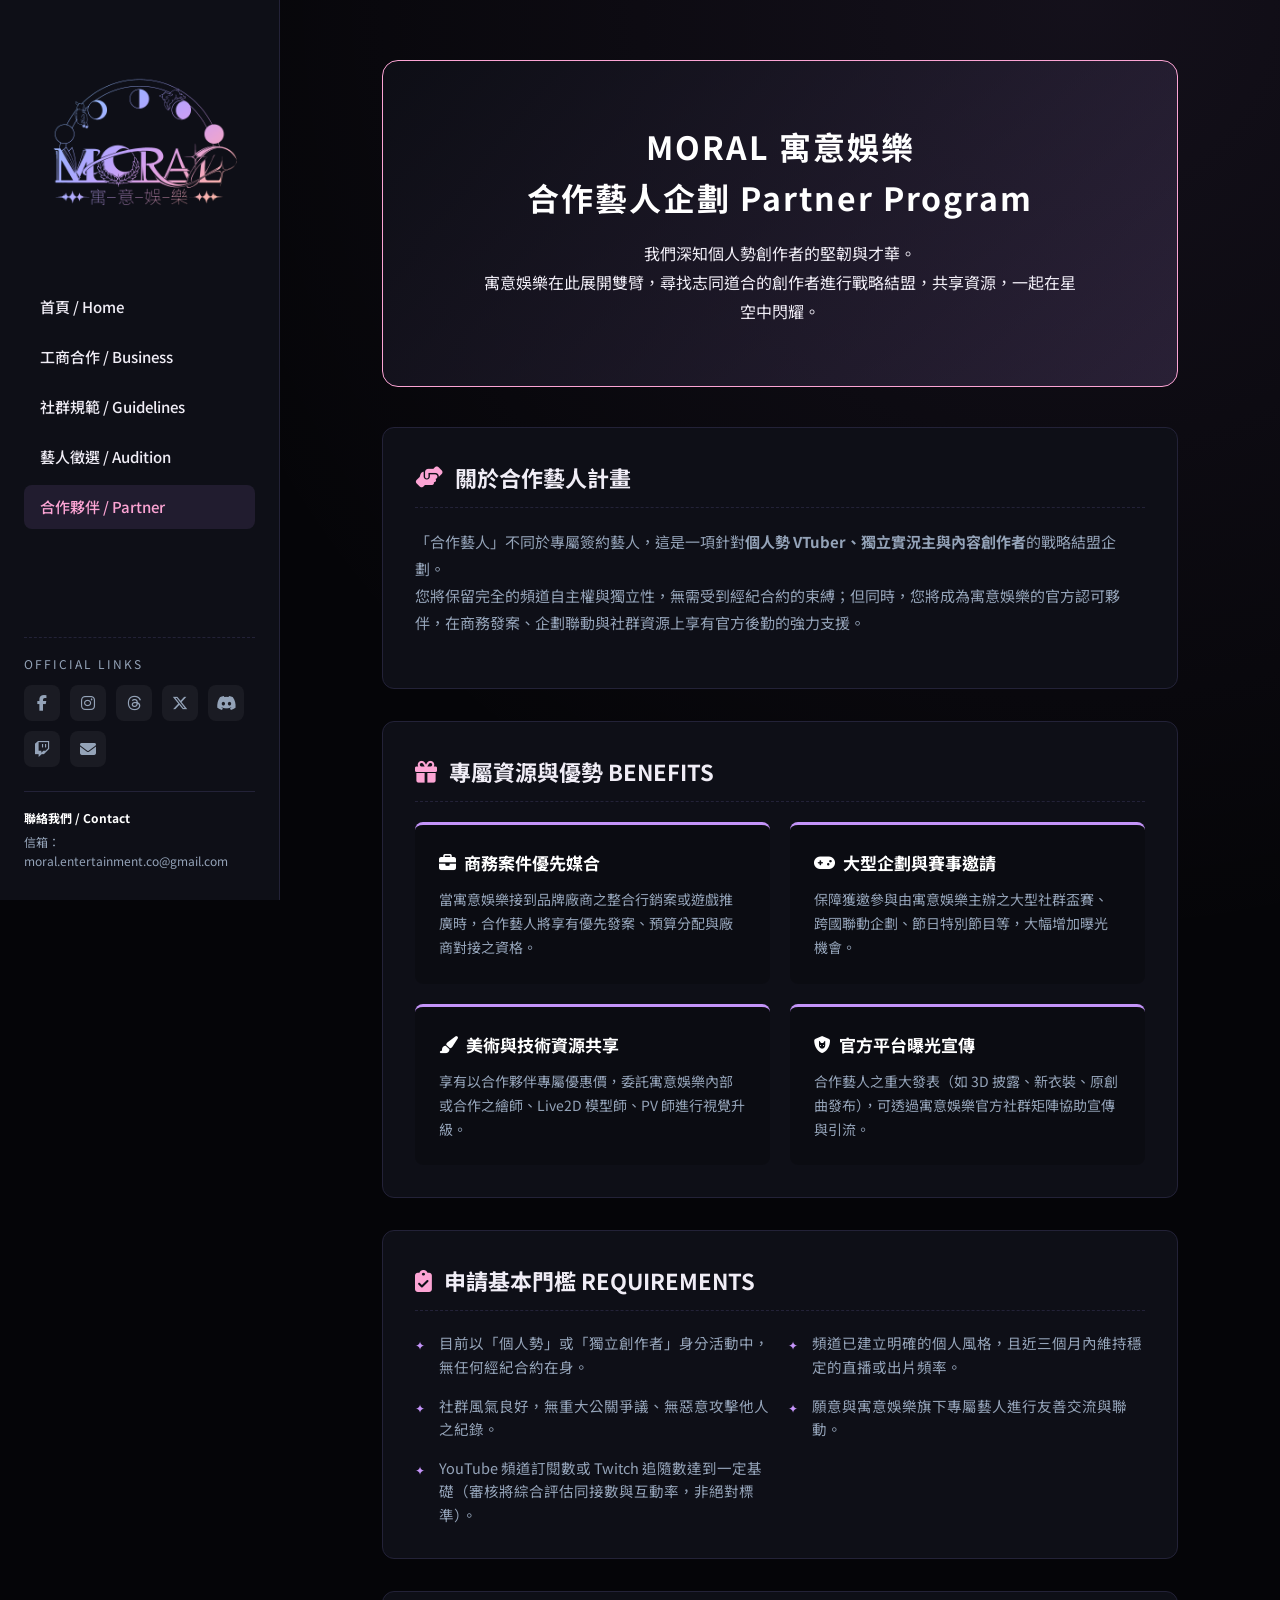
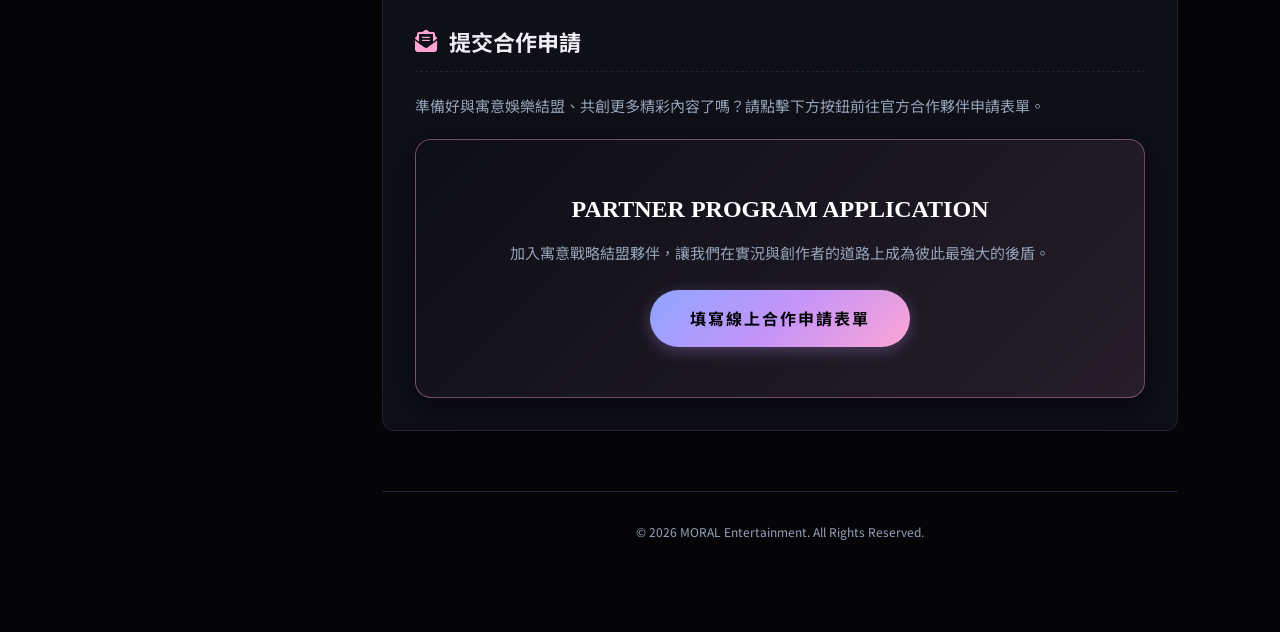
<file: partner.html>
<!DOCTYPE html>
<html lang="zh-Hant">
<head>
    <meta charset="UTF-8">
    <meta name="viewport" content="width=device-width, initial-scale=1.0">
    <title>合作藝人徵求 | MORAL 寓意娛樂</title>
    <link rel="stylesheet" href="style.css">
    <link rel="stylesheet" href="https://cdnjs.cloudflare.com/ajax/libs/font-awesome/6.5.1/css/all.min.css">
    <style>
        .partner-hero {
            background: linear-gradient(135deg, rgba(14, 15, 23, 0.85), rgba(196, 148, 249, 0.15)), url('https://images.unsplash.com/photo-1511671782779-c97d3d27a1d4?q=80&w=1000&auto=format&fit=crop') center/cover;
            padding: 60px 40px;
            border-radius: 16px;
            text-align: center;
            border: 1px solid var(--moral-pink);
            margin-bottom: 40px;
        }
        .partner-hero h1 { color: #fff; font-size: 32px; margin-bottom: 16px; letter-spacing: 2px; }
        .partner-hero p { color: var(--text-gold); font-size: 16px; max-width: 600px; margin: 0 auto; line-height: 1.8; }
        
        .section-block { background: var(--surface); padding: 32px; border-radius: 12px; border: 1px solid var(--border-color); margin-bottom: 32px; }
        .section-block h2 { color: var(--text-main); margin-bottom: 20px; font-size: 22px; display: flex; align-items: center; gap: 12px; border-bottom: 1px dashed var(--border-color); padding-bottom: 12px; }
        .section-block h2 i { color: var(--moral-pink); }
        .section-desc { color: var(--text-sub); line-height: 1.8; font-size: 15px; margin-bottom: 20px; }

        .feature-grid { display: grid; grid-template-columns: repeat(auto-fit, minmax(250px, 1fr)); gap: 20px; margin-top: 20px; }
        .feature-card { background: rgba(0,0,0,0.2); padding: 24px; border-radius: 8px; border-top: 3px solid var(--moral-purple); transition: transform 0.2s; }
        .feature-card:hover { transform: translateY(-3px); background: rgba(196, 148, 249, 0.05); }
        .feature-card h4 { color: #fff; margin-bottom: 12px; font-size: 17px; display: flex; align-items: center; gap: 8px; }
        .feature-card p { color: var(--text-sub); font-size: 14px; line-height: 1.7; }

        .req-list { list-style-type: none; padding: 0; display: grid; grid-template-columns: repeat(auto-fit, minmax(300px, 1fr)); gap: 16px; }
        .req-list li { padding-left: 24px; position: relative; font-size: 14.5px; color: var(--text-sub); line-height: 1.6; }
        .req-list li::before { content: "✦"; position: absolute; left: 0; color: var(--moral-purple); font-size: 12px; top: 4px; }

        /* 精美引導按鈕區塊 */
        .portal-box { 
            background: linear-gradient(135deg, rgba(14, 15, 23, 0.95), rgba(252, 164, 212, 0.1)); 
            padding: 50px 30px; 
            border-radius: 16px; 
            border: 1px solid rgba(252, 164, 212, 0.4); 
            text-align: center; 
            margin-top: 20px;
            box-shadow: 0 10px 30px rgba(0,0,0,0.5);
        }
        .portal-box h3 { color: #fff; font-size: 24px; margin-bottom: 12px; font-family: 'Cinzel', serif; }
        .portal-box p { color: var(--text-sub); font-size: 15px; max-width: 600px; margin: 0 auto 24px; line-height: 1.7; }
        
        .btn-portal { 
            display: inline-block; 
            background: var(--moral-gradient); 
            color: #050508; 
            padding: 16px 40px; 
            border-radius: 30px; 
            font-weight: 700; 
            font-size: 16px; 
            text-decoration: none; 
            letter-spacing: 2px; 
            transition: transform 0.2s ease, box-shadow 0.2s ease;
            box-shadow: 0 4px 15px rgba(196, 148, 249, 0.3);
        }
        .btn-portal:hover { 
            transform: translateY(-2px);
            box-shadow: 0 6px 20px rgba(196, 148, 249, 0.5);
        }

        /* 側邊欄聯絡資訊與頁尾樣式 */
        .sidebar-contact-info {
            margin-top: 24px;
            padding-top: 16px;
            border-top: 1px solid var(--border-color);
            font-size: 12px;
            color: var(--text-sub);
            line-height: 1.6;
        }
        .sidebar-contact-info strong {
            color: #fff;
            display: block;
            margin-bottom: 4px;
        }
        .site-footer {
            margin-top: 60px;
            padding: 30px 0;
            border-top: 1px solid var(--border-color);
            text-align: center;
            font-size: 12px;
            color: var(--text-sub);
        }
    </style>
</head>
<body>
    <div class="layout">
        <aside class="sidebar">
            <a href="index.html"><img src="images/IMG_7225.png" alt="MORAL" class="sidebar-logo"></a>
            <ul class="nav-menu">
                <li><a href="index.html">首頁 / Home</a></li>
                <li><a href="business.html">工商合作 / Business</a></li>
                <li><a href="guidelines.html">社群規範 / Guidelines</a></li>
                <li><a href="audition.html">藝人徵選 / Audition</a></li>
                <li><a href="partner.html" class="active">合作夥伴 / Partner</a></li>
            </ul>
            <div class="official-socials">
                <div class="social-title">OFFICIAL LINKS</div>
                <div class="social-grid">
                    <a href="https://www.facebook.com/profile.php?id=61594036010677" class="social-icon" target="_blank"><i class="fa-brands fa-facebook-f"></i></a>
                    <a href="https://www.instagram.com/moral.entertainment.co/" class="social-icon" target="_blank"><i class="fa-brands fa-instagram"></i></a>
                    <a href="https://www.threads.com/@moral.entertainment.co" class="social-icon" target="_blank"><i class="fa-brands fa-threads"></i></a>
                    <a href="https://x.com/moralentertain" class="social-icon" target="_blank"><i class="fa-brands fa-x-twitter"></i></a>
                    <a href="https://discord.gg/QrUsnqxXQa" class="social-icon" target="_blank"><i class="fa-brands fa-discord"></i></a>
                    <a href="https://www.twitch.tv/moralentertainment" class="social-icon" target="_blank"><i class="fa-brands fa-twitch"></i></a>
                    <a href="mailto:moral.entertainment.co@gmail.com" class="social-icon"><i class="fa-solid fa-envelope"></i></a>
                </div>
            </div>

            <!-- 側邊欄清楚文字信箱 -->
            <div class="sidebar-contact-info">
                <strong>聯絡我們 / Contact</strong>
                信箱：moral.entertainment.co@gmail.com
            </div>
        </aside>

        <main class="main-content">
            <div class="partner-hero">
                <h1>MORAL 寓意娛樂<br>合作藝人企劃 Partner Program</h1>
                <p>我們深知個人勢創作者的堅韌與才華。<br>寓意娛樂在此展開雙臂，尋找志同道合的創作者進行戰略結盟，共享資源，一起在星空中閃耀。</p>
            </div>

            <div class="section-block">
                <h2><i class="fa-solid fa-handshake-angle"></i> 關於合作藝人計畫</h2>
                <div class="section-desc">
                    「合作藝人」不同於專屬簽約藝人，這是一項針對<b>個人勢 VTuber、獨立實況主與內容創作者</b>的戰略結盟企劃。<br>
                    您將保留完全的頻道自主權與獨立性，無需受到經紀合約的束縛；但同時，您將成為寓意娛樂的官方認可夥伴，在商務發案、企劃聯動與社群資源上享有官方後勤的強力支援。
                </div>
            </div>

            <div class="section-block">
                <h2><i class="fa-solid fa-gift"></i> 專屬資源與優勢 BENEFITS</h2>
                <div class="feature-grid">
                    <div class="feature-card">
                        <h4><i class="fa-solid fa-briefcase"></i> 商務案件優先媒合</h4>
                        <p>當寓意娛樂接到品牌廠商之整合行銷案或遊戲推廣時，合作藝人將享有優先發案、預算分配與廠商對接之資格。</p>
                    </div>
                    <div class="feature-card">
                        <h4><i class="fa-solid fa-gamepad"></i> 大型企劃與賽事邀請</h4>
                        <p>保障獲邀參與由寓意娛樂主辦之大型社群盃賽、跨國聯動企劃、節日特別節目等，大幅增加曝光機會。</p>
                    </div>
                    <div class="feature-card">
                        <h4><i class="fa-solid fa-paintbrush"></i> 美術與技術資源共享</h4>
                        <p>享有以合作夥伴專屬優惠價，委託寓意娛樂內部或合作之繪師、Live2D 模型師、PV 師進行視覺升級。</p>
                    </div>
                    <div class="feature-card">
                        <h4><i class="fa-solid fa-shield-cat"></i> 官方平台曝光宣傳</h4>
                        <p>合作藝人之重大發表（如 3D 披露、新衣裝、原創曲發布），可透過寓意娛樂官方社群矩陣協助宣傳與引流。</p>
                    </div>
                </div>
            </div>

            <div class="section-block">
                <h2><i class="fa-solid fa-clipboard-check"></i> 申請基本門檻 REQUIREMENTS</h2>
                <ul class="req-list">
                    <li>目前以「個人勢」或「獨立創作者」身分活動中，無任何經紀合約在身。</li>
                    <li>頻道已建立明確的個人風格，且近三個月內維持穩定的直播或出片頻率。</li>
                    <li>社群風氣良好，無重大公關爭議、無惡意攻擊他人之紀錄。</li>
                    <li>願意與寓意娛樂旗下專屬藝人進行友善交流與聯動。</li>
                    <li>YouTube 頻道訂閱數或 Twitch 追隨數達到一定基礎（審核將綜合評估同接數與互動率，非絕對標準）。</li>
                </ul>
            </div>

            <!-- 外部合作夥伴表單引導區塊 -->
            <div class="section-block" style="margin-bottom: 20px;">
                <h2><i class="fa-solid fa-envelope-open-text"></i> 提交合作申請</h2>
                <div class="section-desc">準備好與寓意娛樂結盟、共創更多精彩內容了嗎？請點擊下方按鈕前往官方合作夥伴申請表單。</div>
                
                <div class="portal-box">
                    <h3>PARTNER PROGRAM APPLICATION</h3>
                    <p>加入寓意戰略結盟夥伴，讓我們在實況與創作者的道路上成為彼此最強大的後盾。</p>
                    <a href="https://forms.gle/skNoADPQWvEqjqp77" target="_blank" class="btn-portal">填寫線上合作申請表單</a>
                </div>
            </div>

            <!-- 簡約版頁尾 -->
            <footer class="site-footer">
                <p>© 2026 MORAL Entertainment. All Rights Reserved.</p>
            </footer>
        </main>
    </div>
</body>
</html>
</file>
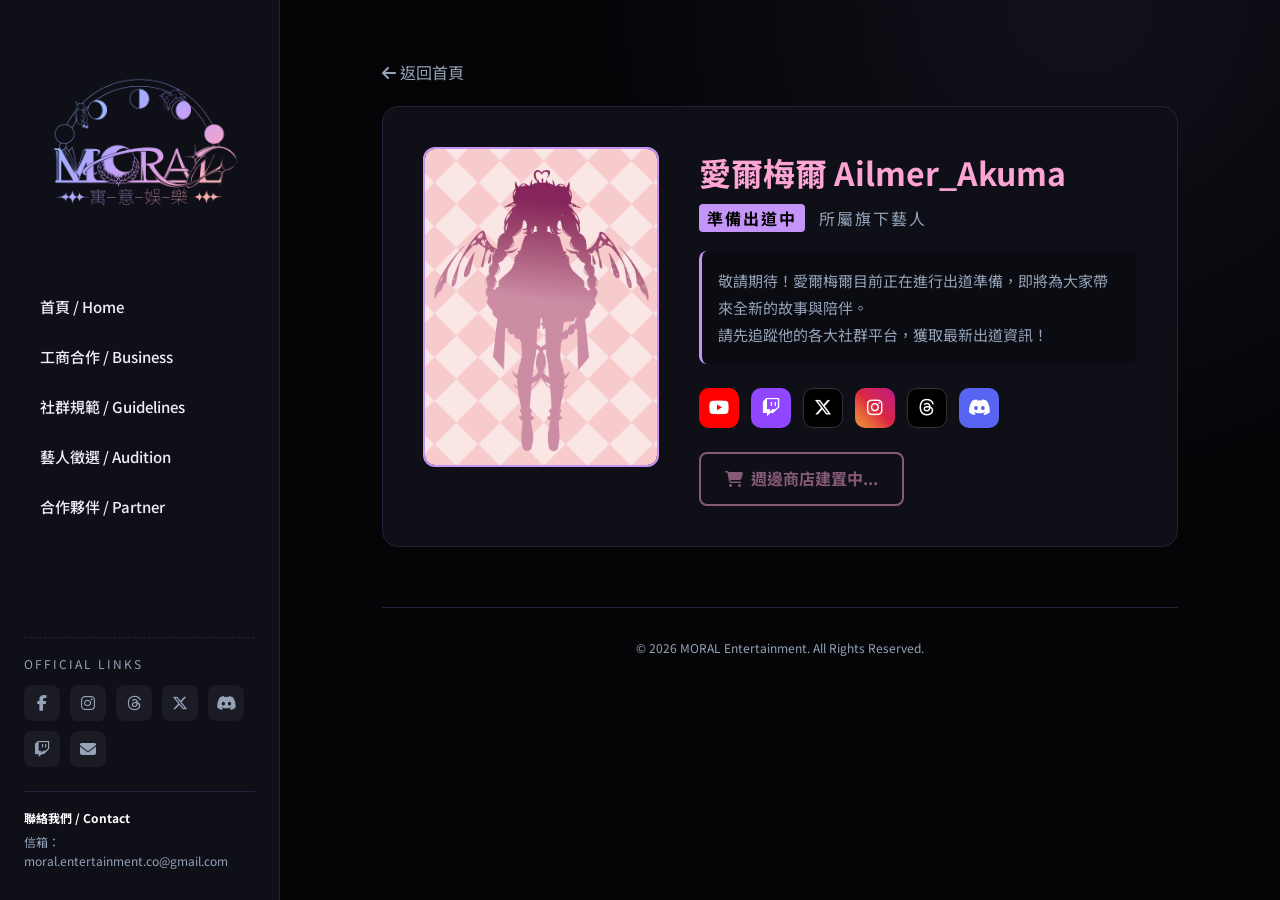
<file: talent-akuma.html>
<!DOCTYPE html>
<html lang="zh-Hant">
<head>
    <meta charset="UTF-8">
    <meta name="viewport" content="width=device-width, initial-scale=1.0">
    <title>愛爾梅爾 Ailmer_Akuma | MORAL 寓意娛樂</title>
    <link rel="stylesheet" href="style.css">
    <link rel="stylesheet" href="https://cdnjs.cloudflare.com/ajax/libs/font-awesome/6.5.1/css/all.min.css">
    <style>
        .profile-header { display: flex; gap: 40px; background: var(--surface); padding: 40px; border-radius: 16px; border: 1px solid var(--border-color); margin-bottom: 40px; align-items: flex-start; }
        .profile-avatar { width: 240px; height: 320px; object-fit: cover; border-radius: 12px; border: 2px solid var(--moral-purple); background: #1a1a24; }
        .profile-info h1 { font-size: 32px; color: var(--moral-pink); margin-bottom: 8px; }
        .profile-desc { font-size: 15px; color: var(--text-sub); line-height: 1.8; margin: 20px 0; background: rgba(0,0,0,0.2); padding: 16px; border-radius: 8px; border-left: 3px solid var(--moral-purple);}
        .talent-socials { display: flex; gap: 12px; margin: 24px 0; flex-wrap: wrap; }
        .talent-social-icon { width: 40px; height: 40px; border-radius: 10px; display: flex; align-items: center; justify-content: center; font-size: 18px; text-decoration: none; transition: transform 0.2s; }
        .talent-social-icon:hover { transform: translateY(-3px); }
        .btn-store { background: transparent; border: 2px solid var(--moral-pink); color: var(--moral-pink); padding: 12px 24px; border-radius: 8px; text-decoration: none; font-weight: bold; display: inline-flex; align-items: center; gap: 8px; transition: all 0.2s; }
        .btn-store:hover { background: var(--moral-pink); color: #000; }
        @media (max-width: 768px) { .profile-header { flex-direction: column; align-items: center; text-align: center; } .talent-socials { justify-content: center; } }

        /* 側邊欄聯絡資訊與頁尾樣式 */
        .sidebar-contact-info {
            margin-top: 24px;
            padding-top: 16px;
            border-top: 1px solid var(--border-color);
            font-size: 12px;
            color: var(--text-sub);
            line-height: 1.6;
        }
        .sidebar-contact-info strong {
            color: #fff;
            display: block;
            margin-bottom: 4px;
        }
        .site-footer {
            margin-top: 60px;
            padding: 30px 0;
            border-top: 1px solid var(--border-color);
            text-align: center;
            font-size: 12px;
            color: var(--text-sub);
        }
    </style>
</head>
<body>
    <div class="layout">
        <aside class="sidebar">
            <a href="index.html"><img src="images/IMG_7225.png" alt="MORAL" class="sidebar-logo"></a>
            <ul class="nav-menu">
                <li><a href="index.html">首頁 / Home</a></li>
                <li><a href="business.html">工商合作 / Business</a></li>
                <li><a href="guidelines.html">社群規範 / Guidelines</a></li>
                <li><a href="audition.html">藝人徵選 / Audition</a></li>
                <li><a href="partner.html">合作夥伴 / Partner</a></li>
            </ul>
            
            <div class="official-socials">
                <div class="social-title">OFFICIAL LINKS</div>
                <div class="social-grid">
                    <a href="https://www.facebook.com/profile.php?id=61594036010677" class="social-icon" target="_blank"><i class="fa-brands fa-facebook-f"></i></a>
                    <a href="https://www.instagram.com/moral.entertainment.co/" class="social-icon" target="_blank"><i class="fa-brands fa-instagram"></i></a>
                    <a href="https://www.threads.com/@moral.entertainment.co" class="social-icon" target="_blank"><i class="fa-brands fa-threads"></i></a>
                    <a href="https://x.com/moralentertain" class="social-icon" target="_blank"><i class="fa-brands fa-x-twitter"></i></a>
                    <a href="https://discord.gg/QrUsnqxXQa" class="social-icon" target="_blank"><i class="fa-brands fa-discord"></i></a>
                    <a href="https://www.twitch.tv/moralentertainment" class="social-icon" target="_blank"><i class="fa-brands fa-twitch"></i></a>
                    <a href="mailto:moral.entertainment.co@gmail.com" class="social-icon"><i class="fa-solid fa-envelope"></i></a>
                </div>
            </div>

            <!-- 側邊欄清楚文字信箱 -->
            <div class="sidebar-contact-info">
                <strong>聯絡我們 / Contact</strong>
                信箱：moral.entertainment.co@gmail.com
            </div>
        </aside>

        <main class="main-content">
            <a href="index.html" style="color: var(--text-sub); text-decoration: none; display: inline-block; margin-bottom: 20px;"><i class="fa-solid fa-arrow-left"></i> 返回首頁</a>
            
            <div class="profile-header">
                <img src="images/ailmer.jpg" alt="愛爾梅爾" class="profile-avatar">
                
                <div class="profile-info">
                    <h1>愛爾梅爾 Ailmer_Akuma</h1>
                    <p style="letter-spacing: 2px; color: var(--text-sub);">
                        <span style="background: var(--moral-purple); color: #000; padding: 2px 8px; border-radius: 4px; margin-right: 8px; font-weight: bold;">準備出道中</span> 
                        所屬旗下藝人
                    </p>
                    
                    <div class="profile-desc">
                        敬請期待！愛爾梅爾目前正在進行出道準備，即將為大家帶來全新的故事與陪伴。<br>
                        請先追蹤他的各大社群平台，獲取最新出道資訊！
                    </div>

                    <div class="talent-socials">
                        <a href="https://www.youtube.com/@akuma_Ailmer" class="talent-social-icon" style="background:#ff0000; color:#fff;" target="_blank" title="YouTube"><i class="fa-brands fa-youtube"></i></a>
                        <a href="https://www.twitch.tv/akuma_ailmer_" class="talent-social-icon" style="background:#9146ff; color:#fff;" target="_blank" title="Twitch"><i class="fa-brands fa-twitch"></i></a>
                        <a href="https://x.com/akuma_ailmer_" class="talent-social-icon" style="background:#000; color:#fff; border: 1px solid #333;" target="_blank" title="X (Twitter)"><i class="fa-brands fa-x-twitter"></i></a>
                        <a href="https://www.instagram.com/ailmer_akuma_/" class="talent-social-icon" style="background: linear-gradient(45deg, #f09433 0%, #e6683c 25%, #dc2743 50%, #cc2366 75%, #bc1888 100%); color:#fff;" target="_blank" title="Instagram"><i class="fa-brands fa-instagram"></i></a>
                        <a href="https://www.threads.com/@akuma_ailmer_?hl=zh-tw" class="talent-social-icon" style="background:#000; color:#fff; border: 1px solid #333;" target="_blank" title="Threads"><i class="fa-brands fa-threads"></i></a>
                        <a href="https://discord.gg/QrUsnqxXQa" class="talent-social-icon" style="background:#5865F2; color:#fff;" target="_blank" title="Discord"><i class="fa-brands fa-discord"></i></a>
                    </div>

                    <a href="#" class="btn-store" target="_blank" style="opacity: 0.5; pointer-events: none;">
                        <i class="fa-solid fa-cart-shopping"></i> 週邊商店建置中...
                    </a>
                </div>
            </div>

            <!-- 簡約版頁尾 -->
            <footer class="site-footer">
                <p>© 2026 MORAL Entertainment. All Rights Reserved.</p>
            </footer>
        </main>
    </div>
</body>
</html>
</file>
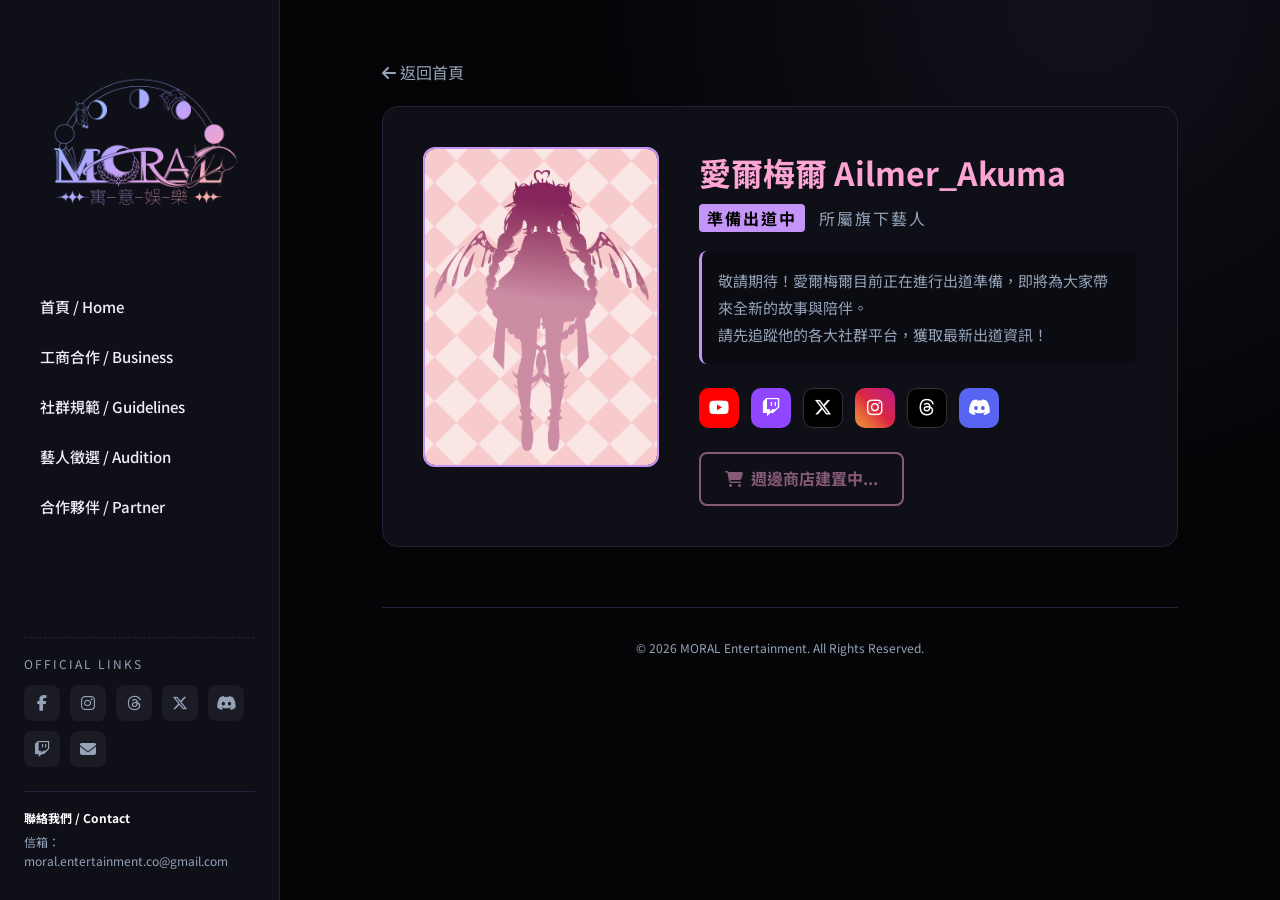
<file: talent/talent-akuma.html>
<!DOCTYPE html>
<html lang="zh-Hant">
<head>
    <meta charset="UTF-8">
    <meta name="viewport" content="width=device-width, initial-scale=1.0">
    <title>愛爾梅爾 Ailmer_Akuma | MORAL 寓意娛樂</title>
    <!-- ⬇️ 修正：往上一層讀取根目錄的 style.css -->
    <link rel="stylesheet" href="../style.css">
    <link rel="stylesheet" href="https://cdnjs.cloudflare.com/ajax/libs/font-awesome/6.5.1/css/all.min.css">
    <style>
        .profile-header { display: flex; gap: 40px; background: var(--surface); padding: 40px; border-radius: 16px; border: 1px solid var(--border-color); margin-bottom: 40px; align-items: flex-start; }
        .profile-avatar { width: 240px; height: 320px; object-fit: cover; border-radius: 12px; border: 2px solid var(--moral-purple); background: #1a1a24; }
        .profile-info h1 { font-size: 32px; color: var(--moral-pink); margin-bottom: 8px; }
        .profile-desc { font-size: 15px; color: var(--text-sub); line-height: 1.8; margin: 20px 0; background: rgba(0,0,0,0.2); padding: 16px; border-radius: 8px; border-left: 3px solid var(--moral-purple);}
        .talent-socials { display: flex; gap: 12px; margin: 24px 0; flex-wrap: wrap; }
        .talent-social-icon { width: 40px; height: 40px; border-radius: 10px; display: flex; align-items: center; justify-content: center; font-size: 18px; text-decoration: none; transition: transform 0.2s; }
        .talent-social-icon:hover { transform: translateY(-3px); }
        .btn-store { background: transparent; border: 2px solid var(--moral-pink); color: var(--moral-pink); padding: 12px 24px; border-radius: 8px; text-decoration: none; font-weight: bold; display: inline-flex; align-items: center; gap: 8px; transition: all 0.2s; }
        .btn-store:hover { background: var(--moral-pink); color: #000; }
        @media (max-width: 768px) { .profile-header { flex-direction: column; align-items: center; text-align: center; } .talent-socials { justify-content: center; } }

        /* 側邊欄聯絡資訊與頁尾樣式 */
        .sidebar-contact-info {
            margin-top: 24px;
            padding-top: 16px;
            border-top: 1px solid var(--border-color);
            font-size: 12px;
            color: var(--text-sub);
            line-height: 1.6;
        }
        .sidebar-contact-info strong {
            color: #fff;
            display: block;
            margin-bottom: 4px;
        }
        .site-footer {
            margin-top: 60px;
            padding: 30px 0;
            border-top: 1px solid var(--border-color);
            text-align: center;
            font-size: 12px;
            color: var(--text-sub);
        }
    </style>
</head>
<body>
    <div class="layout">
        <aside class="sidebar">
            <!-- ⬇️️ 修正 Logo 圖片路徑 -->
            <a href="../index.html"><img src="../images/IMG_7225.png" alt="MORAL" class="sidebar-logo"></a>
            <ul class="nav-menu">
                <li><a href="../index.html">首頁 / Home</a></li>
                <li><a href="../business.html">工商合作 / Business</a></li>
                <li><a href="../guidelines.html">社群規範 / Guidelines</a></li>
                <li><a href="../audition.html">藝人徵選 / Audition</a></li>
                <li><a href="../partner.html">合作夥伴 / Partner</a></li>
            </ul>
            
            <div class="official-socials">
                <div class="social-title">OFFICIAL LINKS</div>
                <div class="social-grid">
                    <a href="https://www.facebook.com/profile.php?id=61594036010677" class="social-icon" target="_blank"><i class="fa-brands fa-facebook-f"></i></a>
                    <a href="https://www.instagram.com/moral.entertainment.co/" class="social-icon" target="_blank"><i class="fa-brands fa-instagram"></i></a>
                    <a href="https://www.threads.com/@moral.entertainment.co" class="social-icon" target="_blank"><i class="fa-brands fa-threads"></i></a>
                    <a href="https://x.com/moralentertain" class="social-icon" target="_blank"><i class="fa-brands fa-x-twitter"></i></a>
                    <a href="https://discord.gg/QrUsnqxXQa" class="social-icon" target="_blank"><i class="fa-brands fa-discord"></i></a>
                    <a href="https://www.twitch.tv/moralentertainment" class="social-icon" target="_blank"><i class="fa-brands fa-twitch"></i></a>
                    <a href="mailto:moral.entertainment.co@gmail.com" class="social-icon"><i class="fa-solid fa-envelope"></i></a>
                </div>
            </div>

            <div class="sidebar-contact-info">
                <strong>聯絡我們 / Contact</strong>
                信箱：moral.entertainment.co@gmail.com
            </div>
        </aside>

        <main class="main-content">
            <a href="../index.html" style="color: var(--text-sub); text-decoration: none; display: inline-block; margin-bottom: 20px;"><i class="fa-solid fa-arrow-left"></i> 返回首頁</a>
            
            <div class="profile-header">
                <!-- ⬇️ 修正頭像圖片路徑 -->
                <img src="../images/ailmer.jpg" alt="愛爾梅爾" class="profile-avatar">
                
                <div class="profile-info">
                    <h1>愛爾梅爾 Ailmer_Akuma</h1>
                    <p style="letter-spacing: 2px; color: var(--text-sub);">
                        <span style="background: var(--moral-purple); color: #000; padding: 2px 8px; border-radius: 4px; margin-right: 8px; font-weight: bold;">準備出道中</span> 
                        所屬旗下藝人
                    </p>
                    
                    <div class="profile-desc">
                        敬請期待！愛爾梅爾目前正在進行出道準備，即將為大家帶來全新的故事與陪伴。<br>
                        請先追蹤他的各大社群平台，獲取最新出道資訊！
                    </div>

                    <div class="talent-socials">
                        <a href="https://www.youtube.com/@akuma_Ailmer" class="talent-social-icon" style="background:#ff0000; color:#fff;" target="_blank" title="YouTube"><i class="fa-brands fa-youtube"></i></a>
                        <a href="https://www.twitch.tv/akuma_ailmer_" class="talent-social-icon" style="background:#9146ff; color:#fff;" target="_blank" title="Twitch"><i class="fa-brands fa-twitch"></i></a>
                        <a href="https://x.com/akuma_ailmer_" class="talent-social-icon" style="background:#000; color:#fff; border: 1px solid #333;" target="_blank" title="X (Twitter)"><i class="fa-brands fa-x-twitter"></i></a>
                        <a href="https://www.instagram.com/ailmer_akuma_/" class="talent-social-icon" style="background: linear-gradient(45deg, #f09433 0%, #e6683c 25%, #dc2743 50%, #cc2366 75%, #bc1888 100%); color:#fff;" target="_blank" title="Instagram"><i class="fa-brands fa-instagram"></i></a>
                        <a href="https://www.threads.com/@akuma_ailmer_?hl=zh-tw" class="talent-social-icon" style="background:#000; color:#fff; border: 1px solid #333;" target="_blank" title="Threads"><i class="fa-brands fa-threads"></i></a>
                        <a href="https://discord.gg/QrUsnqxXQa" class="talent-social-icon" style="background:#5865F2; color:#fff;" target="_blank" title="Discord"><i class="fa-brands fa-discord"></i></a>
                    </div>

                    <a href="#" class="btn-store" target="_blank" style="opacity: 0.5; pointer-events: none;">
                        <i class="fa-solid fa-cart-shopping"></i> 週邊商店建置中...
                    </a>
                </div>
            </div>

            <footer class="site-footer">
                <p>© 2026 MORAL Entertainment. All Rights Reserved.</p>
            </footer>
        </main>
    </div>
</body>
</html>
</file>
<file: style.css>
@import url('https://fonts.googleapis.com/css2?family=Noto+Sans+TC:wght@400;500;700&display=swap');
@import url('https://cdnjs.cloudflare.com/ajax/libs/font-awesome/6.4.0/css/all.min.css');

:root {
    --bg-deep: #050508;
    --surface: #0e0f17;
    --border-color: #232238;
    --moral-purple: #c494f9;
    --moral-pink: #fca4d4;
    --moral-gradient: linear-gradient(135deg, #8ea6ff 0%, #c494f9 50%, #fca4d4 100%);
    --text-main: #f0edf6;
    --text-sub: #94a3b8;
}

* { 
    box-sizing: border-box; 
    margin: 0; 
    padding: 0; 
}

body {
    font-family: 'Noto Sans TC', sans-serif;
    background-color: var(--bg-deep);
    color: var(--text-main);
    line-height: 1.6;
}

/* 整體佈局：左側邊欄 + 右側內容 */
.layout {
    display: flex;
    min-height: 100vh;
}

/* 側邊導航欄：固定置左、鎖死寬度、隱藏滑輪 */
.sidebar {
    width: 280px;
    background-color: var(--surface);
    border-right: 1px solid var(--border-color);
    padding: 30px 24px;
    display: flex;
    flex-direction: column;
    position: fixed;
    top: 0;
    left: 0;
    height: 100vh;
    box-sizing: border-box;
    overflow-y: auto;
    scrollbar-width: none; /* Firefox 隱藏滑輪 */
}

/* Chrome / Safari / Edge 隱藏側邊欄滑輪 */
.sidebar::-webkit-scrollbar {
    display: none;
}

.sidebar-logo {
    width: 100%;
    margin-bottom: 24px;
    display: block;
}

.nav-menu {
    list-style: none;
    margin-bottom: auto;
}

.nav-menu li {
    margin-bottom: 6px;
}

.nav-menu a {
    display: block;
    padding: 10px 16px;
    color: var(--text-main);
    text-decoration: none;
    font-size: 15px;
    font-weight: 500;
    border-radius: 8px;
    transition: all 0.2s;
}

.nav-menu a:hover, 
.nav-menu a.active {
    background: rgba(196, 148, 249, 0.1);
    color: var(--moral-pink);
}

/* 官方社群區塊 (側邊欄底部) */
.official-socials {
    margin-top: 20px;
    border-top: 1px dashed var(--border-color);
    padding-top: 16px;
}

.social-title {
    font-size: 12px;
    color: var(--text-sub);
    margin-bottom: 12px;
    letter-spacing: 2px;
}

.social-grid {
    display: flex;
    flex-wrap: wrap;
    gap: 10px;
}

.social-icon {
    width: 36px;
    height: 36px;
    background: rgba(255, 255, 255, 0.05);
    border-radius: 8px;
    display: flex;
    align-items: center;
    justify-content: center;
    color: var(--text-sub);
    text-decoration: none;
    transition: all 0.2s;
}

.social-icon:hover {
    background: var(--moral-gradient);
    color: #000;
}

/* 側邊欄聯絡客服文字資訊 */
.sidebar-contact-info {
    margin-top: 18px;
    padding-top: 14px;
    border-top: 1px solid var(--border-color);
    font-size: 12px;
    color: var(--text-sub);
    line-height: 1.6;
}

.sidebar-contact-info strong {
    color: #fff;
    display: block;
    margin-bottom: 2px;
}

/* 右側主要內容區 */
.main-content {
    flex: 1;
    margin-left: 280px;
    padding: 60px 8%;
    background-image: radial-gradient(circle at 80% 0%, rgba(196, 148, 249, 0.08) 0%, transparent 40%);
    min-width: 0;
}

.page-title {
    font-size: 28px;
    font-weight: 700;
    margin-bottom: 40px;
    border-left: 4px solid var(--moral-purple);
    padding-left: 16px;
}

/* 頁尾樣式（簡約版權行） */
.site-footer {
    margin-top: 60px;
    padding: 30px 0;
    border-top: 1px solid var(--border-color);
    text-align: center;
    font-size: 12px;
    color: var(--text-sub);
}

/* 按鈕與共用元件 */
.btn-primary {
    display: inline-block;
    background: var(--moral-gradient);
    color: #000;
    padding: 12px 24px;
    border-radius: 8px;
    text-decoration: none;
    font-weight: 700;
    transition: opacity 0.2s;
    border: none;
    cursor: pointer;
}

.btn-primary:hover { 
    opacity: 0.9; 
}

/* RWD 手機版設定 */
@media (max-width: 900px) {
    .layout { 
        flex-direction: column; 
    }
    .sidebar { 
        width: 100%; 
        height: auto; 
        position: static; 
        border-right: none; 
        border-bottom: 1px solid var(--border-color); 
        padding: 24px; 
    }
    .main-content { 
        margin-left: 0; 
        padding: 30px 20px; 
    }
    .sidebar-logo { 
        max-width: 200px; 
        margin: 0 auto 24px; 
        display: block; 
    }
}
</file>
